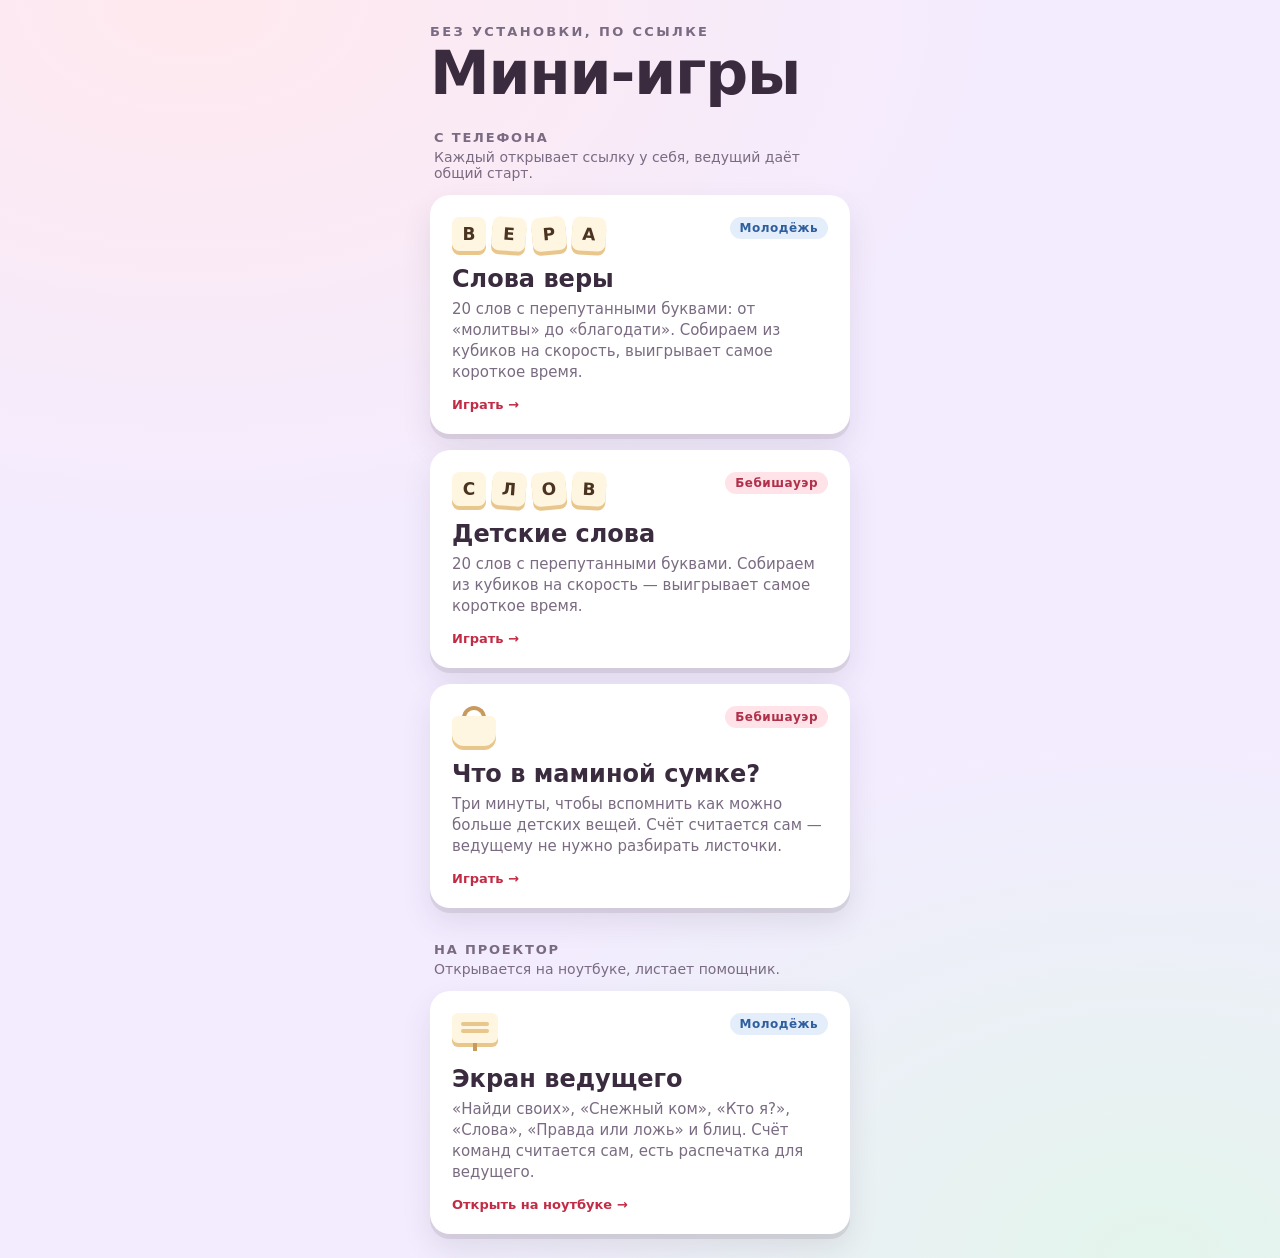
<file: index.html>
<!DOCTYPE html>
<html lang="ru">
<head>
<meta charset="utf-8">
<meta name="viewport" content="width=device-width, initial-scale=1, viewport-fit=cover">
<meta name="theme-color" content="#F3ECFF">
<title>Мини-игры</title>
<meta name="description" content="Небольшие игры для праздников и встреч: с телефона и для проектора.">
<link rel="icon" href="data:image/svg+xml,<svg xmlns='http://www.w3.org/2000/svg' viewBox='0 0 100 100'><text y='.9em' font-size='90'>🎲</text></svg>">
<style>
  :root {
    --ink: #3A2B3F;
    --ink-soft: #7A6B82;
    --accent-ink: #C22B45;
    --font: ui-rounded, "SF Pro Rounded", "Nunito", system-ui, -apple-system, "Segoe UI", Roboto, sans-serif;
  }
  * { box-sizing: border-box; }
  body {
    margin: 0;
    min-height: 100svh;
    display: grid;
    place-items: center;
    padding: 24px;
    font-family: var(--font);
    color: var(--ink);
    background: #F3ECFF;
    background-image:
      radial-gradient(120% 80% at 15% 0%, #FFE9EE 0%, transparent 55%),
      radial-gradient(100% 70% at 90% 100%, #E3F5EC 0%, transparent 60%);
    -webkit-text-size-adjust: 100%;
  }
  .wrap { width: min(420px, 100%); }
  .eyebrow {
    margin: 0 0 6px;
    font-size: 13px; font-weight: 700;
    letter-spacing: .18em; text-transform: uppercase;
    color: var(--ink-soft);
  }
  h1 {
    margin: 0 0 28px;
    font-size: clamp(40px, 13vw, 60px);
    line-height: .95; font-weight: 800; letter-spacing: -.02em;
  }
  .card {
    display: block;
    padding: 22px;
    background: #fff;
    border-radius: 20px;
    text-decoration: none;
    color: inherit;
    box-shadow: 0 5px 0 rgba(58, 43, 63, .1), 0 14px 30px rgba(58, 43, 63, .1);
    transition: transform .14s ease, box-shadow .14s ease;
  }
  .card:active { transform: translateY(3px); box-shadow: 0 2px 0 rgba(58, 43, 63, .1); }
  .card__name { font-size: 24px; font-weight: 800; }
  .card__desc { margin: 6px 0 0; font-size: 15px; line-height: 1.4; color: var(--ink-soft); }
  .card__meta { margin: 14px 0 0; font-size: 13px; font-weight: 700; color: var(--accent-ink); }
  .card + .card { margin-top: 16px; }
  .cubes { display: flex; gap: 6px; margin-bottom: 14px; }
  .bag-mini { position: relative; width: 44px; height: 40px; margin-bottom: 14px; }
  .bag-mini__handle {
    position: absolute; top: 0; left: 50%;
    width: 24px; height: 12px; margin-left: -12px;
    border: 4px solid #C89A5B; border-bottom: 0; border-radius: 14px 14px 0 0;
  }
  .bag-mini__body {
    position: absolute; bottom: 0; left: 0;
    width: 44px; height: 30px;
    background: #FFF6E2; border-radius: 6px 6px 12px 12px;
    box-shadow: 0 4px 0 #E8C68C;
  }
  .cube {
    width: 34px; height: 34px;
    display: grid; place-items: center;
    font-size: 17px; font-weight: 800; color: #4A3320;
    background: #FFF6E2;
    border-radius: 22%;
    box-shadow: 0 4px 0 #E8C68C;
  }
  .cube:nth-child(2) { transform: rotate(4deg); }
  .cube:nth-child(3) { transform: rotate(-5deg); }
  .cube:nth-child(4) { transform: rotate(3deg); }
  .card__head {
    display: flex;
    align-items: flex-start;
    justify-content: space-between;
    gap: 12px;
    margin-bottom: 14px;
  }
  .card__head .cubes, .card__head .bag-mini { margin-bottom: 0; }
  /* Пометка темы: для какого праздника готовилась игра */
  .tag {
    flex: none;
    padding: 4px 10px;
    font-size: 12px; font-weight: 800;
    letter-spacing: .04em;
    border-radius: 99px;
  }
  .tag--youth { color: #2F5E9E; background: #E4EEFB; }
  .tag--baby  { color: #B0304A; background: #FFE3E8; }
  .section {
    margin: 34px 4px 4px;
    font-size: 13px; font-weight: 800;
    letter-spacing: .14em; text-transform: uppercase;
    color: var(--ink-soft);
  }
  .section:first-of-type { margin-top: 0; }
  .section__hint { margin: 0 4px 14px; font-size: 14px; color: var(--ink-soft); }
  .screen-mini { position: relative; width: 46px; height: 38px; }
  .screen-mini__face {
    position: absolute; top: 0; left: 0;
    width: 46px; height: 30px;
    background: #FFF6E2; border-radius: 6px;
    box-shadow: 0 4px 0 #E8C68C;
  }
  .screen-mini__face::after {
    content: '';
    position: absolute; left: 9px; top: 9px;
    width: 28px; height: 4px; border-radius: 2px;
    background: #E8C68C;
    box-shadow: 0 7px 0 #E8C68C;
  }
  .screen-mini__leg {
    position: absolute; bottom: 0; left: 50%;
    width: 4px; height: 8px; margin-left: -2px;
    background: #C89A5B;
  }
  a:focus-visible { outline: 3px solid var(--accent-ink); outline-offset: 3px; }
</style>
</head>
<body>
  <div class="wrap">
    <p class="eyebrow">Без установки, по ссылке</p>
    <h1>Мини-игры</h1>

    <h2 class="section">С телефона</h2>
    <p class="section__hint">Каждый открывает ссылку у себя, ведущий даёт общий старт.</p>

    <a class="card" href="faith-words/">
      <div class="card__head">
        <div class="cubes" aria-hidden="true">
          <span class="cube">В</span><span class="cube">Е</span><span class="cube">Р</span><span class="cube">А</span>
        </div>
        <span class="tag tag--youth">Молодёжь</span>
      </div>
      <div class="card__name">Слова веры</div>
      <p class="card__desc">20 слов с перепутанными буквами: от «молитвы» до «благодати». Собираем из кубиков на скорость, выигрывает самое короткое время.</p>
      <p class="card__meta">Играть →</p>
    </a>

    <a class="card" href="words/">
      <div class="card__head">
        <div class="cubes" aria-hidden="true">
          <span class="cube">С</span><span class="cube">Л</span><span class="cube">О</span><span class="cube">В</span>
        </div>
        <span class="tag tag--baby">Бебишауэр</span>
      </div>
      <div class="card__name">Детские слова</div>
      <p class="card__desc">20 слов с перепутанными буквами. Собираем из кубиков на скорость — выигрывает самое короткое время.</p>
      <p class="card__meta">Играть →</p>
    </a>

    <a class="card" href="bag/">
      <div class="card__head">
        <div class="bag-mini" aria-hidden="true">
          <span class="bag-mini__handle"></span>
          <span class="bag-mini__body"></span>
        </div>
        <span class="tag tag--baby">Бебишауэр</span>
      </div>
      <div class="card__name">Что в маминой сумке?</div>
      <p class="card__desc">Три минуты, чтобы вспомнить как можно больше детских вещей. Счёт считается сам — ведущему не нужно разбирать листочки.</p>
      <p class="card__meta">Играть →</p>
    </a>

    <h2 class="section">На проектор</h2>
    <p class="section__hint">Открывается на ноутбуке, листает помощник.</p>

    <a class="card" href="screen/">
      <div class="card__head">
        <div class="screen-mini" aria-hidden="true">
          <span class="screen-mini__face"></span>
          <span class="screen-mini__leg"></span>
        </div>
        <span class="tag tag--youth">Молодёжь</span>
      </div>
      <div class="card__name">Экран ведущего</div>
      <p class="card__desc">«Найди своих», «Снежный ком», «Кто я?», «Слова», «Правда или ложь» и блиц. Счёт команд считается сам, есть распечатка для ведущего.</p>
      <p class="card__meta">Открыть на ноутбуке →</p>
    </a>
  </div>
</body>
</html>
</file>
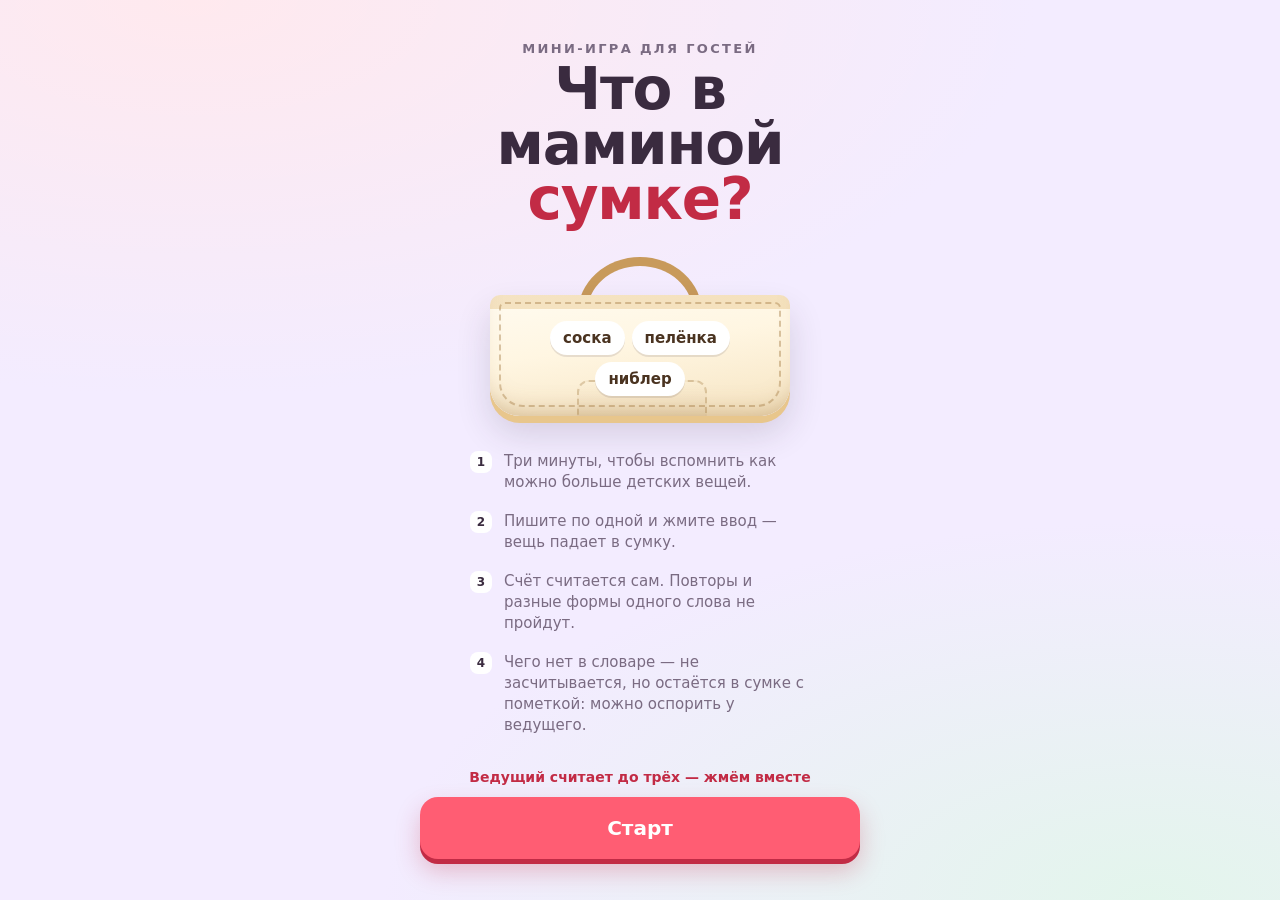
<file: bag/index.html>
<!DOCTYPE html>
<html lang="ru">
<head>
<meta charset="utf-8">
<meta name="viewport" content="width=device-width, initial-scale=1, viewport-fit=cover, maximum-scale=1">
<meta name="theme-color" content="#F3ECFF">
<title>Что в маминой сумке? — мини-игра</title>
<meta name="description" content="За три минуты вспомните как можно больше детских вещей. Счёт считается сам.">
<link rel="stylesheet" href="style.css">
<link rel="icon" href="data:image/svg+xml,<svg xmlns='http://www.w3.org/2000/svg' viewBox='0 0 100 100'><text y='.9em' font-size='90'>👜</text></svg>">
</head>
<body>

<!-- ЭКРАН 1 — старт -->
<section class="screen screen--intro is-on" id="screen-intro">
  <div class="intro">
    <p class="eyebrow">Мини-игра для гостей</p>
    <h1 class="title">Что в маминой<br><span class="title__accent">сумке?</span></h1>

    <div class="bag bag--demo" aria-hidden="true">
      <span class="bag__handle"></span>
      <div class="bag__body">
        <span class="thing">соска</span>
        <span class="thing">пелёнка</span>
        <span class="thing">ниблер</span>
      </div>
    </div>

    <ol class="rules">
      <li>Три минуты, чтобы вспомнить как можно больше детских вещей.</li>
      <li>Пишите по одной и жмите ввод — вещь падает в сумку.</li>
      <li>Счёт считается сам. Повторы и разные формы одного слова не пройдут.</li>
      <li>Чего нет в словаре — не засчитывается, но остаётся в сумке с пометкой: можно оспорить у ведущего.</li>
    </ol>

    <p class="cue">Ведущий считает до трёх — жмём вместе</p>
    <button class="btn btn--go" id="btn-start" type="button">Старт</button>
    <p class="resume" id="resume-note" hidden>
      <button class="link" id="btn-resume" type="button">Продолжить прошлую игру</button>
    </p>
  </div>
</section>

<!-- ЭКРАН 2 — отсчёт -->
<section class="screen screen--count" id="screen-count" aria-hidden="true">
  <div class="count" id="count-number">3</div>
</section>

<!-- ЭКРАН 3 — игра -->
<section class="screen screen--game" id="screen-game" aria-hidden="true">
  <header class="hud">
    <div class="hud__time" id="hud-time">3:00</div>
    <div class="hud__count">
      <span id="hud-score">0</span> <span class="hud__word">в сумке</span>
      <span class="hud__open" id="hud-unknown"></span>
    </div>
  </header>

  <form class="entry" id="entry-form" autocomplete="off">
    <input class="entry__field" id="entry-field" type="text" inputmode="text"
           placeholder="Что ещё берут с малышом?"
           autocomplete="off" autocorrect="off" autocapitalize="off" spellcheck="false"
           enterkeyhint="done" maxlength="40" aria-label="Название вещи">
    <button class="entry__add" type="submit" aria-label="Добавить">＋</button>
  </form>

  <p class="status" id="status">&nbsp;</p>

  <div class="bag" id="bag">
    <span class="bag__handle"></span>
    <div class="bag__body" id="bag-body">
      <p class="bag__empty" id="bag-empty">Сумка пока пустая</p>
    </div>
  </div>

  <p class="sr" id="live" role="status" aria-live="polite"></p>
</section>

<!-- ЭКРАН 4 — финиш -->
<section class="screen screen--done" id="screen-done" aria-hidden="true">
  <div class="done">
    <div class="note">
      <p class="eyebrow">Время вышло</p>
      <div class="result" id="result-count">0</div>
      <p class="result__label" id="result-label">вещей в сумке</p>
      <div class="bag__body bag__body--final" id="final-list"></div>
      <p class="note__unknown" id="final-unknown" hidden></p>
    </div>
    <button class="btn btn--go" id="btn-copy" type="button">Скопировать результат</button>
    <button class="link" id="btn-again" type="button">Играть заново</button>
  </div>
</section>

<div class="confetti" id="confetti" aria-hidden="true"></div>

<script src="words.js"></script>
<script src="match.js"></script>
<script src="game.js"></script>
</body>
</html>
</file>
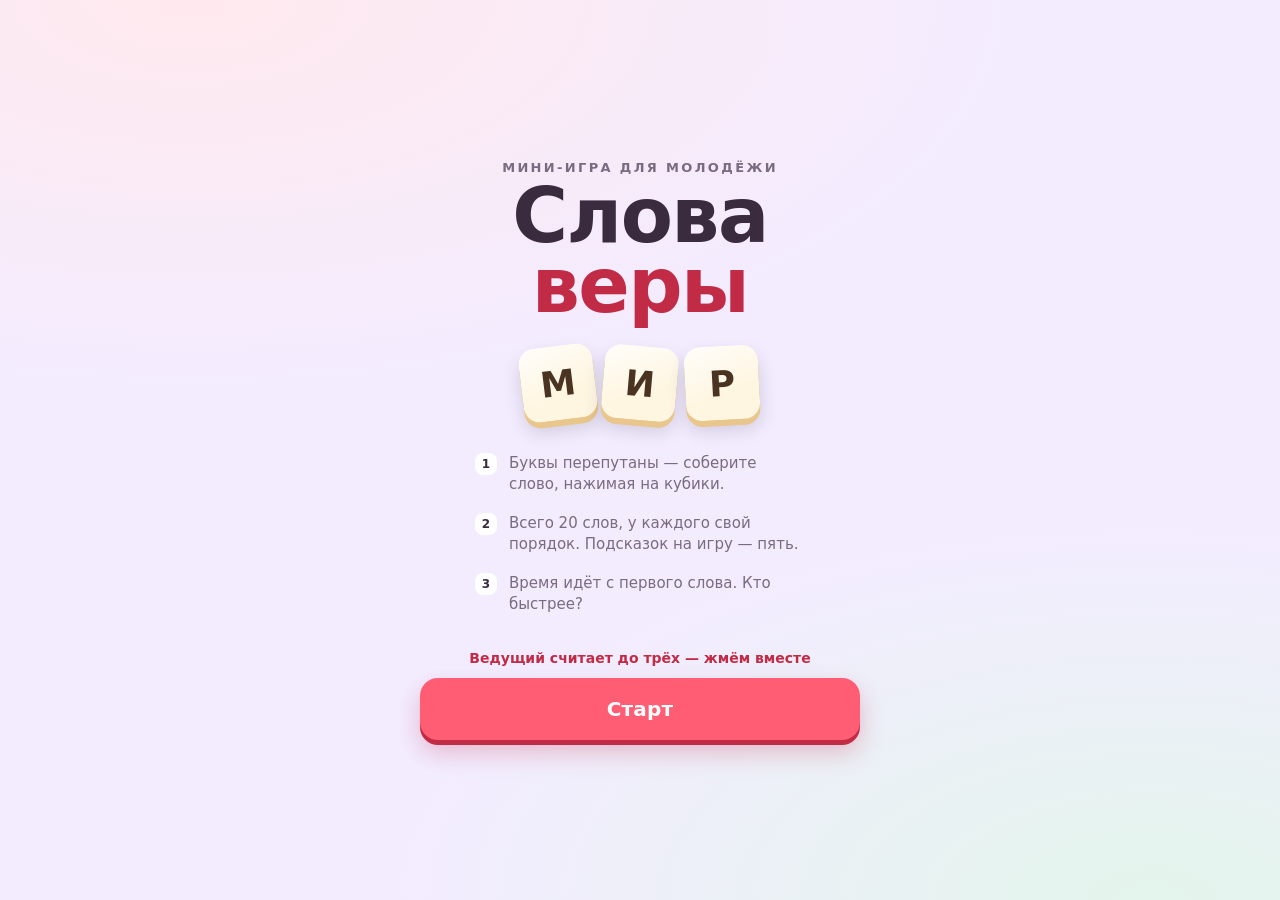
<file: faith-words/index.html>
<!DOCTYPE html>
<html lang="ru">
<head>
<meta charset="utf-8">
<meta name="viewport" content="width=device-width, initial-scale=1, viewport-fit=cover, maximum-scale=1">
<meta name="theme-color" content="#F3ECFF">
<title>Слова веры — мини-игра</title>
<meta name="description" content="Игра для молодёжи: соберите 20 слов из перепутанных букв на скорость.">
<link rel="stylesheet" href="style.css">
<link rel="icon" href="data:image/svg+xml,<svg xmlns='http://www.w3.org/2000/svg' viewBox='0 0 100 100'><text y='.9em' font-size='90'>🕊️</text></svg>">
</head>
<body>

<!-- ЭКРАН 1 — старт -->
<section class="screen screen--intro is-on" id="screen-intro">
  <div class="intro">
    <p class="eyebrow">Мини-игра для молодёжи</p>
    <h1 class="title">Слова<br><span class="title__accent">веры</span></h1>

    <div class="demo" aria-hidden="true">
      <span class="cube cube--demo" style="--t:-7deg">М</span>
      <span class="cube cube--demo" style="--t:5deg">И</span>
      <span class="cube cube--demo" style="--t:-3deg">Р</span>
    </div>

    <ol class="rules">
      <li>Буквы перепутаны — соберите слово, нажимая на кубики.</li>
      <li>Всего 20 слов, у каждого свой порядок. Подсказок на игру — пять.</li>
      <li>Время идёт с первого слова. Кто быстрее?</li>
    </ol>

    <p class="cue">Ведущий считает до трёх — жмём вместе</p>
    <button class="btn btn--go" id="btn-start" type="button">Старт</button>
    <p class="resume" id="resume-note" hidden>
      <button class="link" id="btn-resume" type="button">Продолжить прошлую игру</button>
    </p>
  </div>
</section>

<!-- ЭКРАН 2 — отсчёт -->
<section class="screen screen--count" id="screen-count" aria-hidden="true">
  <div class="count" id="count-number">3</div>
</section>

<!-- ЭКРАН 3 — игра -->
<section class="screen screen--game" id="screen-game" aria-hidden="true">
  <header class="hud">
    <div class="hud__score"><span id="hud-solved">0</span><span class="hud__total">/20</span></div>
    <div class="hud__bar"><i id="hud-fill"></i></div>
    <div class="hud__time" id="hud-time">0:00</div>
  </header>

  <main class="board">
    <p class="board__hint" id="board-hint">Соберите слово</p>
    <div class="slots" id="slots"></div>
    <div class="cubes" id="cubes"></div>
  </main>

  <footer class="tools">
    <button class="btn btn--ghost" id="btn-hint" type="button">Подсказка · 5</button>
    <button class="btn btn--ghost" id="btn-skip" type="button">Отложить</button>
  </footer>

  <div class="flash" id="flash" aria-hidden="true"></div>
  <p class="sr" id="live" role="status" aria-live="polite"></p>
</section>

<!-- ЭКРАН 4 — финиш -->
<section class="screen screen--done" id="screen-done" aria-hidden="true">
  <div class="done">
    <div class="note">
      <p class="eyebrow">Все 20 слов собраны</p>
      <div class="result" id="result-time">0:00</div>
      <p class="result__label">ваше время</p>
      <dl class="stats">
        <div><dt>Подсказок из 5</dt><dd id="stat-hints">0</dd></div>
        <div><dt>Откладываний</dt><dd id="stat-skips">0</dd></div>
      </dl>
      <p class="note__sign">Двадцать из двадцати</p>
    </div>
    <button class="btn btn--go" id="btn-copy" type="button">Скопировать результат</button>
    <button class="link" id="btn-again" type="button">Играть заново</button>
  </div>
</section>

<div class="confetti" id="confetti" aria-hidden="true"></div>

<script src="game.js"></script>
</body>
</html>
</file>
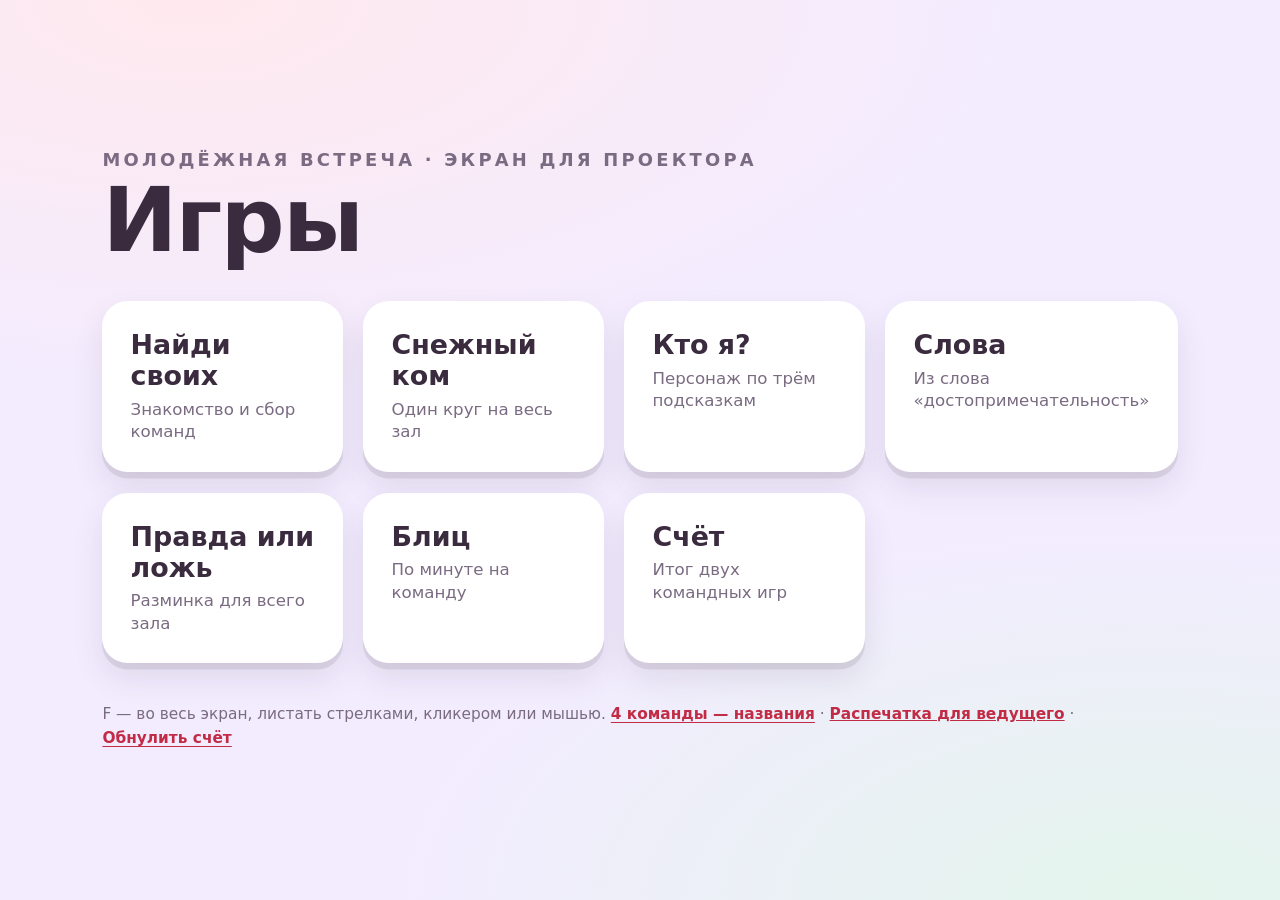
<file: screen/index.html>
<!DOCTYPE html>
<html lang="ru">
<head>
<meta charset="utf-8">
<meta name="viewport" content="width=device-width, initial-scale=1">
<meta name="theme-color" content="#F3ECFF">
<title>Экран ведущего — молодёжная встреча</title>
<meta name="description" content="Игры для проектора: «Найди своих», «Кто я?», «Правда или ложь» и библейский блиц с табло команд.">
<link rel="stylesheet" href="style.css">
<link rel="icon" href="data:image/svg+xml,<svg xmlns='http://www.w3.org/2000/svg' viewBox='0 0 100 100'><text y='.9em' font-size='90'>📽️</text></svg>">
</head>
<body>

<div class="app" id="app"></div>

<script src="data.js"></script>
<script src="app.js"></script>
</body>
</html>
</file>
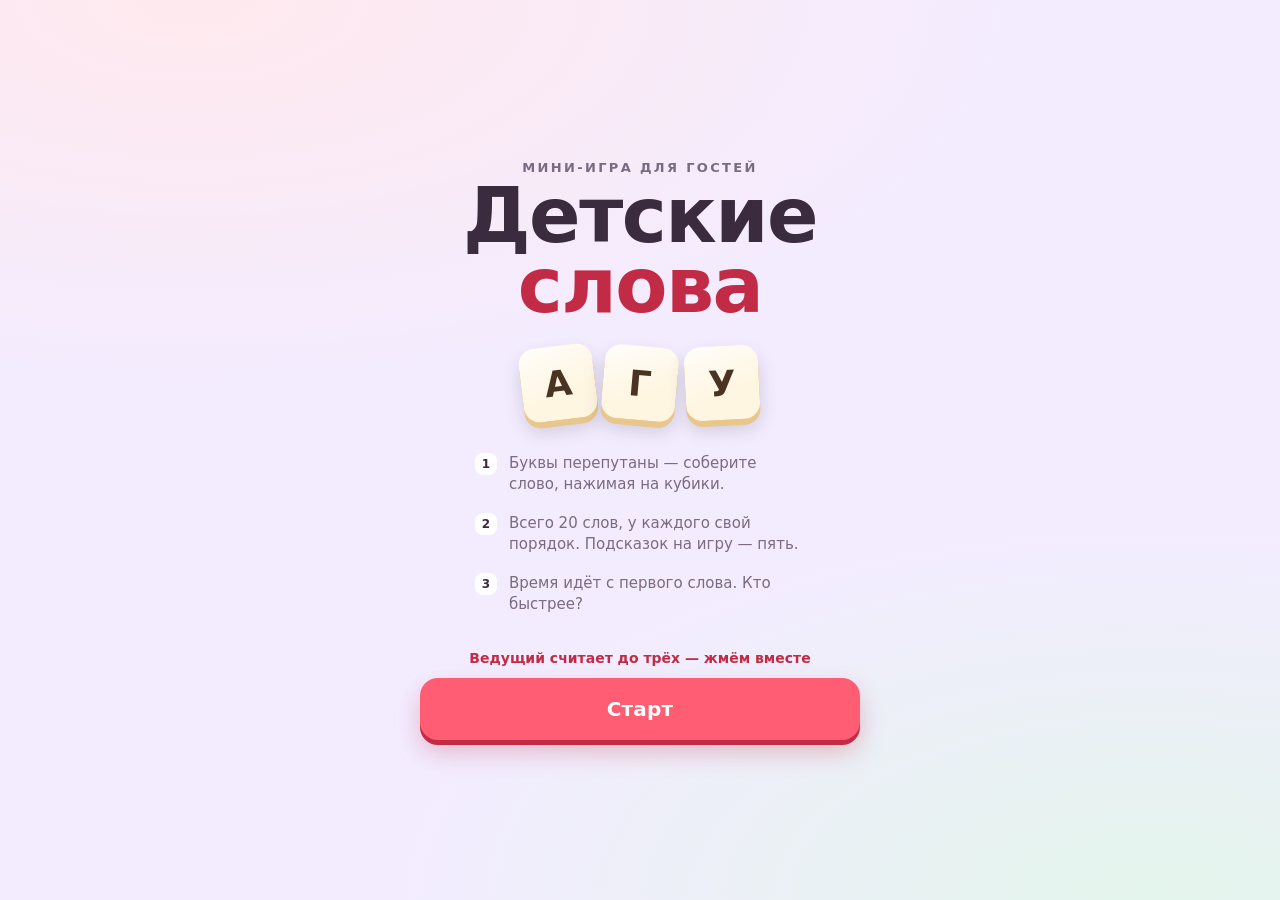
<file: words/index.html>
<!DOCTYPE html>
<html lang="ru">
<head>
<meta charset="utf-8">
<meta name="viewport" content="width=device-width, initial-scale=1, viewport-fit=cover, maximum-scale=1">
<meta name="theme-color" content="#F3ECFF">
<title>Детские слова — мини-игра</title>
<meta name="description" content="Игра для гостей: соберите 20 детских слов из перепутанных букв на скорость.">
<link rel="stylesheet" href="style.css">
<link rel="icon" href="data:image/svg+xml,<svg xmlns='http://www.w3.org/2000/svg' viewBox='0 0 100 100'><text y='.9em' font-size='90'>🧸</text></svg>">
</head>
<body>

<!-- ЭКРАН 1 — старт -->
<section class="screen screen--intro is-on" id="screen-intro">
  <div class="intro">
    <p class="eyebrow">Мини-игра для гостей</p>
    <h1 class="title">Детские<br><span class="title__accent">слова</span></h1>

    <div class="demo" aria-hidden="true">
      <span class="cube cube--demo" style="--t:-7deg">А</span>
      <span class="cube cube--demo" style="--t:5deg">Г</span>
      <span class="cube cube--demo" style="--t:-3deg">У</span>
    </div>

    <ol class="rules">
      <li>Буквы перепутаны — соберите слово, нажимая на кубики.</li>
      <li>Всего 20 слов, у каждого свой порядок. Подсказок на игру — пять.</li>
      <li>Время идёт с первого слова. Кто быстрее?</li>
    </ol>

    <p class="cue">Ведущий считает до трёх — жмём вместе</p>
    <button class="btn btn--go" id="btn-start" type="button">Старт</button>
    <p class="resume" id="resume-note" hidden>
      <button class="link" id="btn-resume" type="button">Продолжить прошлую игру</button>
    </p>
  </div>
</section>

<!-- ЭКРАН 2 — отсчёт -->
<section class="screen screen--count" id="screen-count" aria-hidden="true">
  <div class="count" id="count-number">3</div>
</section>

<!-- ЭКРАН 3 — игра -->
<section class="screen screen--game" id="screen-game" aria-hidden="true">
  <header class="hud">
    <div class="hud__score"><span id="hud-solved">0</span><span class="hud__total">/20</span></div>
    <div class="hud__bar"><i id="hud-fill"></i></div>
    <div class="hud__time" id="hud-time">0:00</div>
  </header>

  <main class="board">
    <p class="board__hint" id="board-hint">Соберите слово</p>
    <div class="slots" id="slots"></div>
    <div class="cubes" id="cubes"></div>
  </main>

  <footer class="tools">
    <button class="btn btn--ghost" id="btn-hint" type="button">Подсказка · 5</button>
    <button class="btn btn--ghost" id="btn-skip" type="button">Отложить</button>
  </footer>

  <div class="flash" id="flash" aria-hidden="true"></div>
  <p class="sr" id="live" role="status" aria-live="polite"></p>
</section>

<!-- ЭКРАН 4 — финиш -->
<section class="screen screen--done" id="screen-done" aria-hidden="true">
  <div class="done">
    <div class="note">
      <p class="eyebrow">Все 20 слов собраны</p>
      <div class="result" id="result-time">0:00</div>
      <p class="result__label">ваше время</p>
      <dl class="stats">
        <div><dt>Подсказок из 5</dt><dd id="stat-hints">0</dd></div>
        <div><dt>Откладываний</dt><dd id="stat-skips">0</dd></div>
      </dl>
      <p class="note__sign">Двадцать из двадцати</p>
    </div>
    <button class="btn btn--go" id="btn-copy" type="button">Скопировать результат</button>
    <button class="link" id="btn-again" type="button">Играть заново</button>
  </div>
</section>

<div class="confetti" id="confetti" aria-hidden="true"></div>

<script src="game.js"></script>
</body>
</html>
</file>
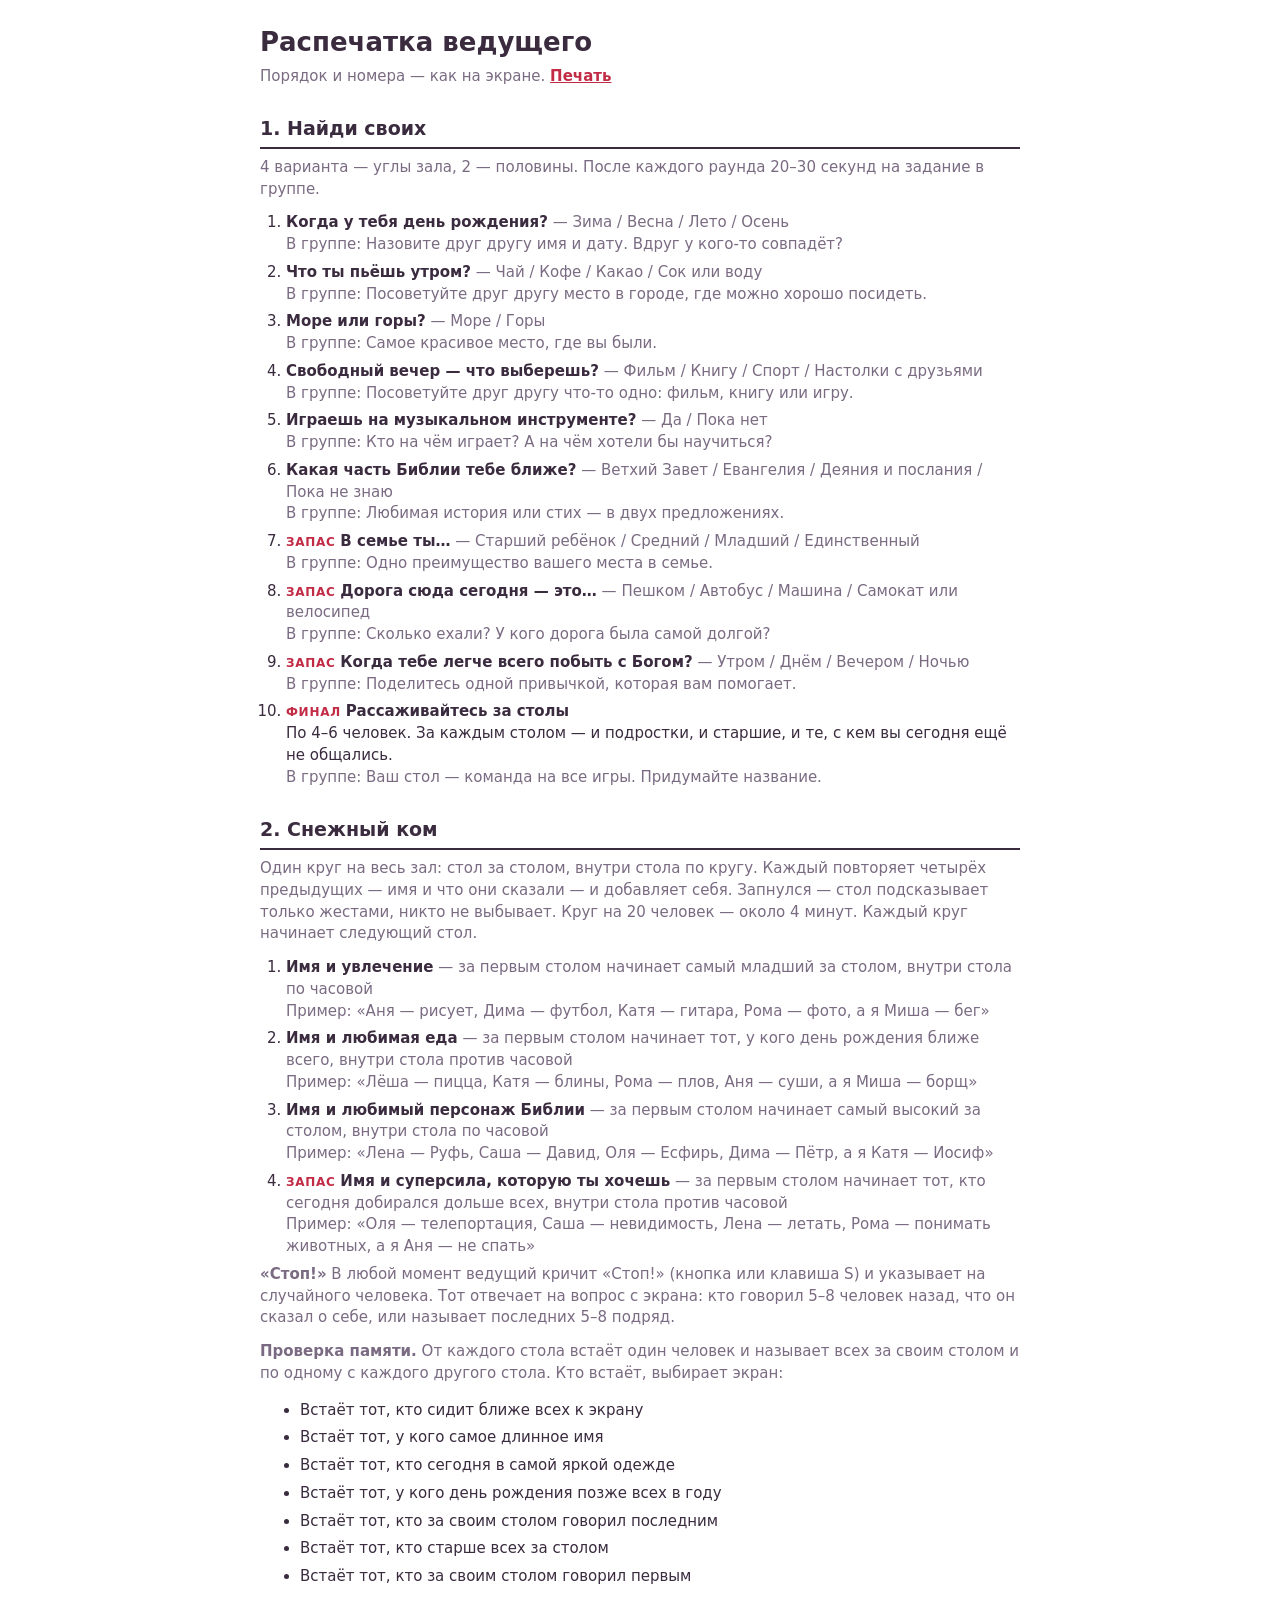
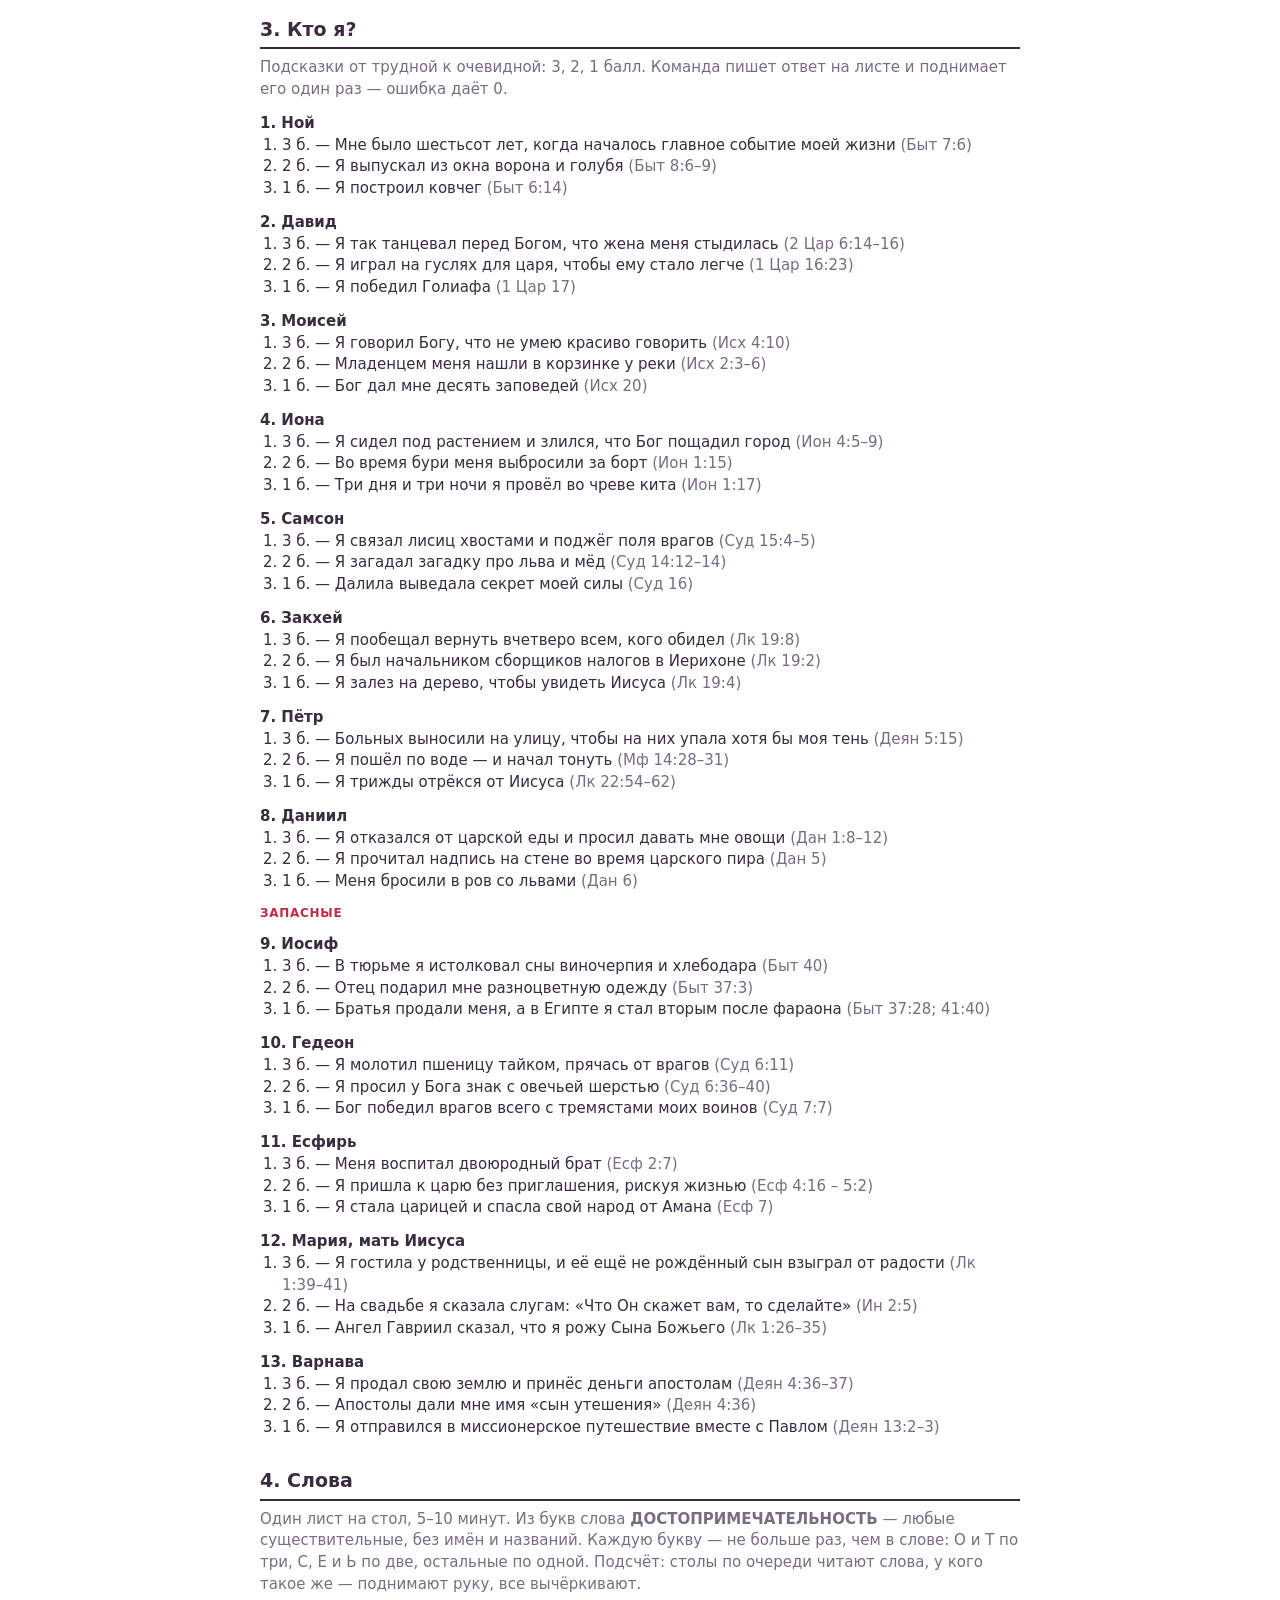
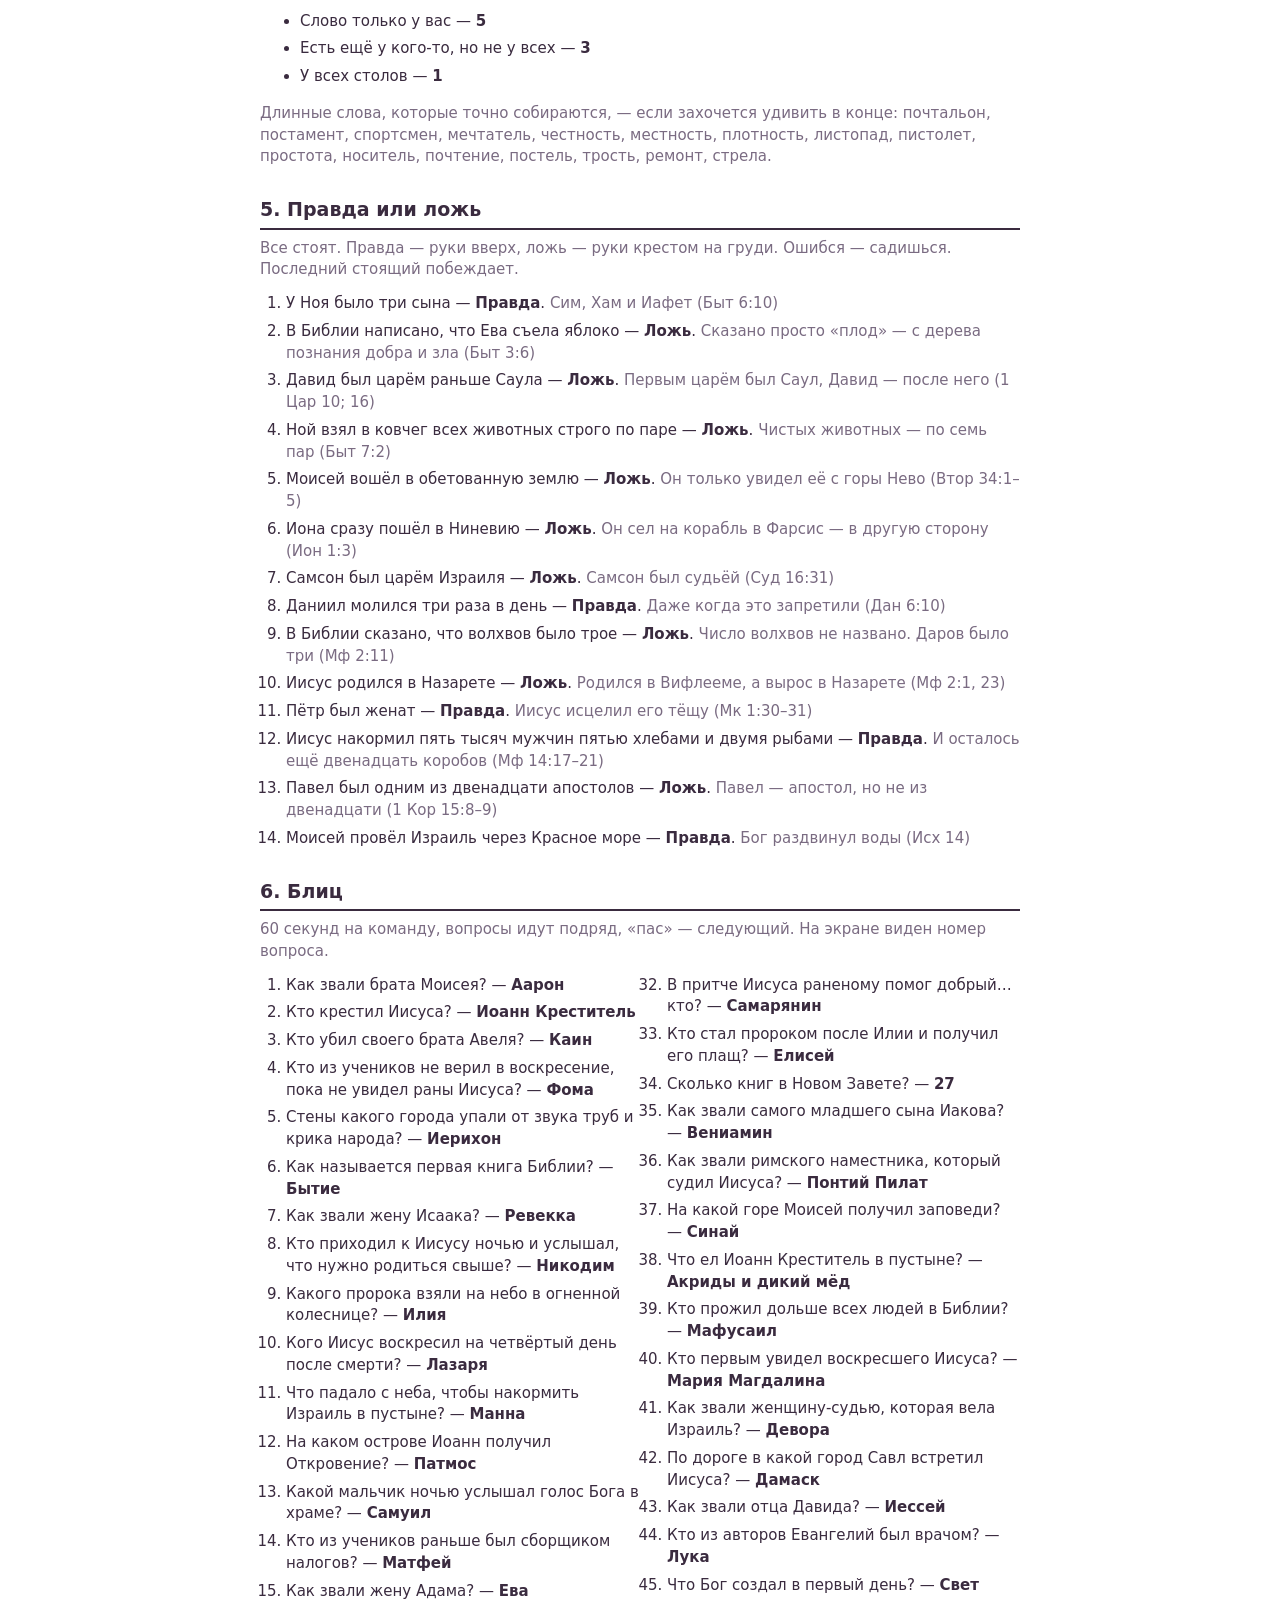
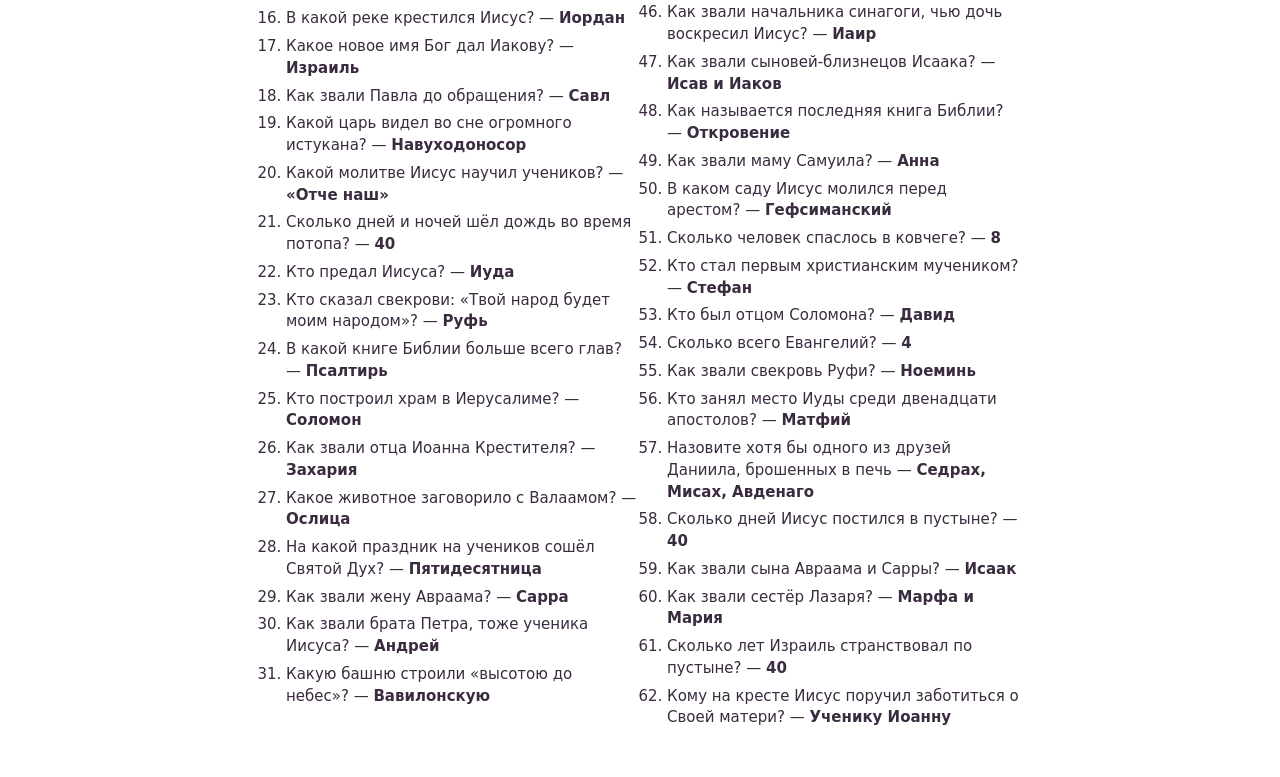
<file: screen/print.html>
<!DOCTYPE html>
<html lang="ru">
<head>
<meta charset="utf-8">
<meta name="viewport" content="width=device-width, initial-scale=1">
<title>Распечатка ведущего — молодёжная встреча</title>
<link rel="icon" href="data:image/svg+xml,<svg xmlns='http://www.w3.org/2000/svg' viewBox='0 0 100 100'><text y='.9em' font-size='90'>📄</text></svg>">
<style>
  /* Строится из data.js: номера вопросов совпадают с экраном. */
  body {
    max-width: 760px;
    margin: 0 auto;
    padding: 24px 16px 48px;
    font: 15px/1.45 ui-rounded, "SF Pro Rounded", "Nunito", system-ui, -apple-system, "Segoe UI", Roboto, sans-serif;
    color: #3A2B3F;
    background: #fff;
  }
  h1 { margin: 0 0 4px; font-size: 26px; }
  .sub { margin: 0 0 24px; color: #7A6B82; }
  .sub button { font: inherit; font-weight: 700; color: #C22B45; background: none; border: 0; padding: 0; text-decoration: underline; cursor: pointer; }
  h2 { margin: 28px 0 8px; padding-bottom: 4px; font-size: 19px; border-bottom: 2px solid #3A2B3F; }
  .how { margin: 0 0 12px; color: #7A6B82; }
  ol { margin: 0; padding-left: 26px; }
  li { margin: 0 0 6px; break-inside: avoid; }
  .opts, .task, .ref { color: #7A6B82; }
  .ans { font-weight: 800; }
  .tag { font-size: 12px; font-weight: 700; color: #C22B45; text-transform: uppercase; letter-spacing: .06em; }
  .hero { margin: 0 0 12px; break-inside: avoid; }
  .hero ol { padding-left: 22px; }
  .hero li { margin: 0; }
  .blitz { columns: 2; column-gap: 28px; }
  @media (max-width: 600px) { .blitz { columns: 1; } }
  @media print {
    body { padding: 0; font-size: 12px; }
    .sub button { display: none; }
    h2 { break-after: avoid; }
  }
</style>
</head>
<body>
  <h1>Распечатка ведущего</h1>
  <p class="sub">Порядок и номера — как на экране. <button type="button" onclick="print()">Печать</button></p>

  <h2>1. Найди своих</h2>
  <p class="how">4 варианта — углы зала, 2 — половины. После каждого раунда 20–30 секунд на задание в группе.</p>
  <ol id="find"></ol>

  <h2>2. Снежный ком</h2>
  <p class="how">Один круг на весь зал: стол за столом, внутри стола по кругу. Каждый повторяет четырёх предыдущих — имя и что они сказали — и добавляет себя. Запнулся — стол подсказывает только жестами, никто не выбывает. Круг на 20 человек — около 4 минут. Каждый круг начинает следующий стол.</p>
  <ol id="snow"></ol>
  <p class="how"><b>«Стоп!»</b> В любой момент ведущий кричит «Стоп!» (кнопка или клавиша S) и указывает на случайного человека. Тот отвечает на вопрос с экрана: кто говорил 5–8 человек назад, что он сказал о себе, или называет последних 5–8 подряд.</p>
  <p class="how"><b>Проверка памяти.</b> От каждого стола встаёт один человек и называет всех за своим столом и по одному с каждого другого стола. Кто встаёт, выбирает экран:</p>
  <ul id="snow-check"></ul>

  <h2>3. Кто я?</h2>
  <p class="how">Подсказки от трудной к очевидной: 3, 2, 1 балл. Команда пишет ответ на листе и поднимает его один раз — ошибка даёт 0.</p>
  <div id="heroes"></div>

  <h2>4. Слова</h2>
  <p class="how">Один лист на стол, 5–10 минут. Из букв слова <b id="words-source"></b> — любые существительные, без имён и названий. Каждую букву — не больше раз, чем в слове: О и Т по три, С, Е и Ь по две, остальные по одной. Подсчёт: столы по очереди читают слова, у кого такое же — поднимают руку, все вычёркивают.</p>
  <ul id="words-score"></ul>
  <p class="how">Длинные слова, которые точно собираются, — если захочется удивить в конце: <span id="words-hints"></span>.</p>

  <h2>5. Правда или ложь</h2>
  <p class="how">Все стоят. Правда — руки вверх, ложь — руки крестом на груди. Ошибся — садишься. Последний стоящий побеждает.</p>
  <ol id="truth"></ol>

  <h2>6. Блиц</h2>
  <p class="how">60 секунд на команду, вопросы идут подряд, «пас» — следующий. На экране виден номер вопроса.</p>
  <ol class="blitz" id="blitz"></ol>

<script src="data.js"></script>
<script>
  const esc = (s) => String(s).replace(/[&<>"']/g, (c) => (
    { '&': '&amp;', '<': '&lt;', '>': '&gt;', '"': '&quot;', "'": '&#39;' }[c]
  ));
  const fill = (id, html) => { document.getElementById(id).innerHTML = html; };

  fill('find', FIND.map((r) => `
    <li>
      ${r.reserve ? '<span class="tag">запас</span> ' : ''}${r.final ? '<span class="tag">финал</span> ' : ''}
      <b>${esc(r.q)}</b>
      ${r.opts ? `<span class="opts">— ${r.opts.map(esc).join(' / ')}</span>` : `<br>${esc(r.text)}`}
      <br><span class="task">В группе: ${esc(r.task)}</span>
    </li>`).join(''));

  const DIRS = { cw: 'по часовой', ccw: 'против часовой' };
  fill('snow', SNOW.map((r, i) => `
    <li>
      ${i >= SNOW_MAIN ? '<span class="tag">запас</span> ' : ''}<b>${esc(r.theme)}</b>
      <span class="opts">— за первым столом начинает ${esc(r.starter)}, внутри стола ${DIRS[r.dir]}</span>
      <br><span class="task">Пример: «${r.example.slice(0, -1).map(esc).join(', ')}, а я ${esc(r.example[r.example.length - 1])}»</span>
    </li>`).join(''));
  fill('snow-check', SNOW_CHECK.map((c) => `<li>${esc(c)}</li>`).join(''));

  fill('words-source', esc(WORDS_SOURCE));
  fill('words-score', WORDS_SCORE.map(([label, pts]) => `<li>${esc(label)} — <span class="ans">${pts}</span></li>`).join(''));
  fill('words-hints', WORDS_HINTS.map(esc).join(', '));

  fill('heroes', HEROES.map((h, i) => `
    <div class="hero">
      ${i === HEROES_MAIN ? '<p class="tag">Запасные</p>' : ''}
      <span class="ans">${i + 1}. ${esc(h.name)}</span>
      <ol>${h.clues.map(([text, ref], k) => `<li>${3 - k} б. — ${esc(text)} <span class="ref">(${esc(ref)})</span></li>`).join('')}</ol>
    </div>`).join(''));

  fill('truth', TRUTH.map((s) => `
    <li>${esc(s.s)} — <span class="ans">${s.ok ? 'Правда' : 'Ложь'}</span>.
      <span class="ref">${esc(s.why)} (${esc(s.ref)})</span></li>`).join(''));

  fill('blitz', BLITZ.map(([q, a]) => `<li>${esc(q)} — <span class="ans">${esc(a)}</span></li>`).join(''));
</script>
</body>
</html>
</file>
<file: bag/style.css>
/* Что в маминой сумке — палитра общая с «Детскими словами»,
   но главный предмет здесь не кубик, а сама сумка. */

:root {
  --ink:        #3A2B3F;
  --ink-soft:   #7A6B82;
  --bg:         #F3ECFF;
  --bg-warm:    #FFE9EE;
  --paper:      #FFFFFF;
  --bag:        #FFF6E2;
  --bag-edge:   #E8C68C;
  --bag-strap:  #C89A5B;
  --thing-ink:  #4A3320;
  --accent:     #FF5D73;
  --accent-ink: #C22B45;
  --good:       #17A67A;
  --warn:       #B8860B;

  --font: ui-rounded, "SF Pro Rounded", "Nunito", system-ui, -apple-system, "Segoe UI", Roboto, sans-serif;
}

* { box-sizing: border-box; }

html, body { height: 100%; margin: 0; }

body {
  font-family: var(--font);
  color: var(--ink);
  background: var(--bg);
  background-image:
    radial-gradient(120% 80% at 15% 0%, var(--bg-warm) 0%, transparent 55%),
    radial-gradient(100% 70% at 90% 100%, #E3F5EC 0%, transparent 60%);
  background-attachment: fixed;
  -webkit-text-size-adjust: 100%;
  -webkit-tap-highlight-color: transparent;
  overscroll-behavior: none;
}

.sr { position: absolute; width: 1px; height: 1px; overflow: hidden; clip: rect(0 0 0 0); }

.screen {
  display: none;
  min-height: 100svh;
  padding: max(18px, env(safe-area-inset-top)) 18px max(18px, env(safe-area-inset-bottom));
}
.screen.is-on { display: flex; }

/* ——— общие типографика и кнопки ——— */

.eyebrow {
  margin: 0 0 6px;
  font-size: 13px; font-weight: 700;
  letter-spacing: .18em; text-transform: uppercase;
  color: var(--ink-soft);
}

.title {
  margin: 0;
  font-size: clamp(38px, 12vw, 58px);
  line-height: .95; font-weight: 800; letter-spacing: -.02em;
}
.title__accent { color: var(--accent-ink); }

.btn {
  font-family: inherit; font-weight: 800;
  border: 0; cursor: pointer;
  transition: transform .12s ease, box-shadow .12s ease;
}
.btn:active { transform: translateY(3px); }

.btn--go {
  display: block; width: 100%;
  padding: 19px 24px;
  font-size: 20px; color: #fff;
  background: var(--accent);
  border-radius: 18px;
  box-shadow: 0 5px 0 var(--accent-ink), 0 12px 24px rgba(194, 43, 69, .28);
}
.btn--go:active { box-shadow: 0 2px 0 var(--accent-ink), 0 6px 14px rgba(194, 43, 69, .22); }

.link {
  font-family: inherit; font-size: 15px; font-weight: 700;
  color: var(--ink-soft); background: none; border: 0;
  padding: 12px; text-decoration: underline; text-underline-offset: 3px;
  cursor: pointer;
}

:where(button, input):focus-visible {
  outline: 3px solid var(--accent-ink);
  outline-offset: 3px;
}

/* ——— сумка: главный предмет игры ——— */

.bag {
  position: relative;
  width: 100%;
  padding-top: 38px;           /* место под ремешок */
}

/* ремешок: приплюснутая дуга с заклёпками на концах */
.bag__handle {
  position: absolute;
  top: 0; left: 50%;
  width: 124px; height: 56px;
  margin-left: -62px;
  border: 9px solid var(--bag-strap);
  border-bottom: 0;
  border-radius: 62px 62px 6px 6px / 56px 56px 0 0;
  box-shadow: inset 0 -3px 0 rgba(255, 255, 255, .25);
}
.bag__handle::before,
.bag__handle::after {
  content: "";
  position: absolute;
  bottom: -9px;
  width: 15px; height: 15px;
  border-radius: 50%;
  background: var(--bag-strap);
  box-shadow: inset 0 0 0 3px rgba(255, 255, 255, .45);
}
.bag__handle::before { left: -12px; }
.bag__handle::after  { right: -12px; }

/* корпус: книзу шире, дно темнее, по краю строчка */
.bag__body {
  position: relative;
  display: flex;
  flex-wrap: wrap;
  align-content: flex-start;
  gap: 7px;
  padding: 26px 16px 20px;
  background:
    linear-gradient(180deg, rgba(232, 198, 140, .45) 0 14px, transparent 14px),
    linear-gradient(172deg, #FFFBF0 0%, var(--bag) 42%, #F6E4C2 100%);
  border-radius: 10px 10px 30px 30px;
  box-shadow:
    inset 0 -18px 26px -18px rgba(160, 118, 60, .5),
    0 7px 0 var(--bag-edge),
    0 18px 34px rgba(58, 43, 63, .16);
}

/* намёточная строчка по периметру и накладной карман */
.bag__body::before {
  content: "";
  position: absolute;
  inset: 7px 9px 9px;
  border: 2px dashed rgba(160, 118, 60, .4);
  border-radius: 6px 6px 24px 24px;
  pointer-events: none;
}
.bag__body::after {
  content: "";
  position: absolute;
  left: 50%; bottom: 0;
  width: 42%; height: 34px;
  margin-left: -21%;
  border: 2px dashed rgba(160, 118, 60, .32);
  border-bottom: 0;
  border-radius: 12px 12px 0 0;
  background: linear-gradient(180deg, transparent, rgba(160, 118, 60, .07));
  pointer-events: none;
}

.bag--demo .bag__body { justify-content: center; }

.thing {
  position: relative;   /* поверх строчки и кармана */
  z-index: 1;
  padding: 8px 13px;
  font-size: 15px; font-weight: 700;
  color: var(--thing-ink);
  background: var(--paper);
  border-radius: 999px;
  box-shadow: 0 2px 0 rgba(58, 43, 63, .12);
  animation: tuck .28s cubic-bezier(.2, .9, .3, 1.25) backwards;
}
.thing--unknown {
  color: var(--warn);
  background: #FFF9E8;
  box-shadow: 0 2px 0 rgba(184, 134, 11, .28);
}
.thing--unknown::after {
  content: " ?";
  font-weight: 800;
  opacity: .7;
}

@keyframes tuck {
  from { transform: translateY(-16px) scale(.85); opacity: 0; }
}

/* ——— экран 1 ——— */

.screen--intro { align-items: center; justify-content: center; }
.intro { width: min(440px, 100%); text-align: center; }

.bag--demo { margin: 30px auto 26px; max-width: 300px; }

.rules {
  margin: 0 auto 24px; padding: 0;
  list-style: none; counter-reset: r;
  text-align: left; max-width: 340px;
}
.rules li {
  counter-increment: r; position: relative;
  padding: 9px 0 9px 34px;
  font-size: 15px; line-height: 1.4; color: var(--ink-soft);
}
.rules li::before {
  content: counter(r);
  position: absolute; left: 0; top: 9px;
  width: 22px; height: 22px;
  display: grid; place-items: center;
  border-radius: 8px;
  background: var(--paper); color: var(--ink);
  font-size: 12px; font-weight: 800;
}

.cue {
  margin: 0 0 12px;
  font-size: 14px; font-weight: 700; color: var(--accent-ink);
}
.resume { margin: 16px 0 0; }

/* ——— экран 2 ——— */

.screen--count { align-items: center; justify-content: center; }
.count {
  font-size: clamp(120px, 44vw, 220px);
  font-weight: 800; line-height: 1;
  color: var(--accent-ink);
  animation: pop .85s ease-out;
}
.count--go { font-size: clamp(64px, 22vw, 120px); }

@keyframes pop {
  0%   { transform: scale(.4); opacity: 0; }
  35%  { transform: scale(1.06); opacity: 1; }
  100% { transform: scale(1); opacity: 1; }
}

/* ——— экран 3 ——— */

.screen--game { flex-direction: column; gap: 12px; }

.hud {
  display: flex; align-items: baseline; justify-content: space-between;
  font-variant-numeric: tabular-nums;
}
.hud__time {
  font-size: 34px; font-weight: 800; line-height: 1;
  transition: color .3s ease;
}
.hud__time.is-late { color: var(--accent-ink); animation: tick 1s steps(2) infinite; }
@keyframes tick {
  50% { opacity: .55; }
}
.hud__count { font-size: 22px; font-weight: 800; text-align: right; }
.hud__word { font-size: 14px; font-weight: 700; color: var(--ink-soft); }
.hud__open {
  display: block;
  font-size: 12px; font-weight: 700;
  color: var(--warn);
}

.entry { display: flex; gap: 8px; }
.entry__field {
  flex: 1; min-width: 0;
  padding: 15px 16px;
  font-family: inherit; font-size: 17px; font-weight: 700;
  color: var(--ink);
  background: var(--paper);
  border: 2px solid transparent;
  border-radius: 14px;
  box-shadow: 0 3px 0 rgba(58, 43, 63, .1);
}
.entry__field::placeholder { color: #B9AEC0; font-weight: 600; }
.entry__add {
  width: 54px;
  font-family: inherit; font-size: 24px; font-weight: 800; line-height: 1;
  color: #fff; background: var(--accent);
  border: 0; border-radius: 14px;
  box-shadow: 0 3px 0 var(--accent-ink);
  cursor: pointer;
}
.entry__add:active { transform: translateY(2px); box-shadow: 0 1px 0 var(--accent-ink); }

.status {
  margin: 0; min-height: 20px;
  font-size: 14px; font-weight: 700;
  color: var(--ink-soft);
}
.status--good { color: var(--good); }
.status--dupe { color: var(--accent-ink); }
.status--unknown { color: var(--warn); }

.screen--game .bag {
  flex: 1;
  display: flex;
  min-height: 0;
}
.screen--game .bag__body {
  flex: 1;
  overflow-y: auto;
  -webkit-overflow-scrolling: touch;
}
.bag__empty {
  margin: auto;
  font-size: 15px; font-weight: 700;
  color: rgba(122, 107, 130, .7);
}

.milestone {
  position: fixed;
  left: 50%; bottom: 26px;
  transform: translateX(-50%);
  padding: 12px 20px;
  font-size: 15px; font-weight: 800;
  color: #fff; background: var(--good);
  border-radius: 999px;
  box-shadow: 0 8px 22px rgba(23, 166, 122, .35);
  animation: toast 2.6s ease-out forwards;
  pointer-events: none;
  z-index: 60;
}
@keyframes toast {
  0%   { opacity: 0; transform: translate(-50%, 14px); }
  12%  { opacity: 1; transform: translate(-50%, 0); }
  80%  { opacity: 1; }
  100% { opacity: 0; transform: translate(-50%, -8px); }
}

/* ——— экран 4 ——— */

.screen--done { align-items: center; justify-content: center; }
.done { width: min(430px, 100%); text-align: center; }

.note {
  position: relative;
  padding: 24px 18px 18px;
  margin-bottom: 22px;
  background: var(--paper);
  border-radius: 24px;
  box-shadow: 0 6px 0 rgba(58, 43, 63, .08), 0 18px 40px rgba(58, 43, 63, .14);
  transform: rotate(-1.2deg);
  animation: card-in .5s ease-out;
}
.note::before {
  content: "";
  position: absolute; inset: 8px;
  border: 2px dashed rgba(58, 43, 63, .18);
  border-radius: 17px;
  pointer-events: none;
}
.note__unknown {
  margin: 14px 4px 0;
  font-size: 13px; font-weight: 700; line-height: 1.45;
  color: var(--warn);
}

@keyframes card-in {
  from { transform: rotate(-1.2deg) translateY(16px) scale(.96); opacity: 0; }
}

.result {
  font-size: clamp(76px, 26vw, 116px);
  font-weight: 800; line-height: 1;
  color: var(--good);
  font-variant-numeric: tabular-nums;
  animation: pop .6s ease-out;
}
.result__label {
  margin: 4px 0 18px;
  font-size: 14px; font-weight: 700;
  letter-spacing: .14em; text-transform: uppercase;
  color: var(--ink-soft);
}

.bag__body--final {
  max-height: 34vh;
  overflow-y: auto;
  justify-content: center;
  box-shadow: inset 0 0 0 2px rgba(200, 154, 91, .3);
}
.bag__body--final .thing { animation: none; font-size: 14px; padding: 6px 11px; }

/* ——— конфетти ——— */

.confetti {
  position: fixed; inset: 0;
  z-index: 50;
  overflow: hidden; pointer-events: none;
}
.confetti i {
  position: absolute;
  top: -8vh;
  width: 9px; height: 14px;
  border-radius: 2px;
  opacity: .9;
  animation: fall linear forwards;
}
@keyframes fall {
  to { transform: translateY(112vh) rotate(var(--spin, 540deg)); opacity: .85; }
}

@media (prefers-reduced-motion: reduce) {
  *, *::before, *::after {
    animation-duration: .01ms !important;
    animation-iteration-count: 1 !important;
    transition-duration: .01ms !important;
  }
}
</file>
<file: faith-words/style.css>
/* Слова веры — мини-игра для молодёжной встречи.
   Тема: деревянные кубики с буквами, рассыпанные по одеялу. */

:root {
  --ink:        #3A2B3F;
  --ink-soft:   #7A6B82;
  --bg:         #F3ECFF;
  --bg-warm:    #FFE9EE;
  --paper:      #FFFFFF;
  --cube:       #FFF6E2;
  --cube-edge:  #E8C68C;
  --cube-ink:   #4A3320;
  --accent:     #FF5D73;
  --accent-ink: #C22B45;
  --good:       #17A67A;

  --slot-h: clamp(46px, 13vw, 66px);
  --cube-h: clamp(50px, 14.5vw, 74px);
  --radius: 22%;
  --lift: 0 6px 0 var(--cube-edge), 0 10px 18px rgba(58, 43, 63, .18);

  --font: ui-rounded, "SF Pro Rounded", "Nunito", system-ui, -apple-system, "Segoe UI", Roboto, sans-serif;
}

* { box-sizing: border-box; }

html, body {
  height: 100%;
  margin: 0;
}

body {
  font-family: var(--font);
  color: var(--ink);
  background: var(--bg);
  background-image:
    radial-gradient(120% 80% at 15% 0%, var(--bg-warm) 0%, transparent 55%),
    radial-gradient(100% 70% at 90% 100%, #E3F5EC 0%, transparent 60%);
  background-attachment: fixed;
  -webkit-text-size-adjust: 100%;
  -webkit-tap-highlight-color: transparent;
  overscroll-behavior: none;
}

.sr {
  position: absolute;
  width: 1px; height: 1px;
  overflow: hidden;
  clip: rect(0 0 0 0);
}

/* ——— каркас экранов ——— */

.screen {
  display: none;
  min-height: 100svh;
  padding: max(20px, env(safe-area-inset-top)) 20px max(20px, env(safe-area-inset-bottom));
}
.screen.is-on { display: flex; }

/* ——— экран 1: старт ——— */

.screen--intro { align-items: center; justify-content: center; }

.intro {
  width: min(440px, 100%);
  text-align: center;
}

.eyebrow {
  margin: 0 0 6px;
  font-size: 13px;
  font-weight: 700;
  letter-spacing: .18em;
  text-transform: uppercase;
  color: var(--ink-soft);
}

.title {
  margin: 0;
  font-size: clamp(46px, 16vw, 76px);
  line-height: .92;
  font-weight: 800;
  letter-spacing: -.02em;
}
.title__accent { color: var(--accent-ink); }

.demo {
  display: flex;
  justify-content: center;
  gap: 8px;
  margin: 26px 0 24px;
}
.cube--demo {
  width: 52px; height: 52px;
  font-size: 26px;
  animation: bob 3.2s ease-in-out infinite;
}
.cube--demo:nth-child(2) { animation-delay: .2s; }
.cube--demo:nth-child(3) { animation-delay: .4s; }
.cube--demo:nth-child(4) { animation-delay: .6s; }

@keyframes bob {
  0%, 100% { transform: rotate(var(--t)) translateY(0); }
  50%      { transform: rotate(var(--t)) translateY(-7px); }
}

.rules {
  margin: 0 auto 26px;
  padding: 0;
  list-style: none;
  counter-reset: r;
  text-align: left;
  max-width: 330px;
}
.rules li {
  counter-increment: r;
  position: relative;
  padding: 9px 0 9px 34px;
  font-size: 15px;
  line-height: 1.4;
  color: var(--ink-soft);
}
.rules li::before {
  content: counter(r);
  position: absolute;
  left: 0; top: 9px;
  width: 22px; height: 22px;
  display: grid;
  place-items: center;
  border-radius: 8px;
  background: var(--paper);
  color: var(--ink);
  font-size: 12px;
  font-weight: 800;
}

.cue {
  margin: 0 0 12px;
  font-size: 14px;
  font-weight: 700;
  color: var(--accent-ink);
}

.resume { margin: 16px 0 0; }

/* ——— кнопки ——— */

.btn {
  font-family: inherit;
  font-weight: 800;
  border: 0;
  cursor: pointer;
  transition: transform .12s ease, box-shadow .12s ease;
}
.btn:active { transform: translateY(3px); }

.btn--go {
  display: block;
  width: 100%;
  padding: 19px 24px;
  font-size: 20px;
  letter-spacing: .01em;
  color: #fff;
  background: var(--accent);
  border-radius: 18px;
  box-shadow: 0 5px 0 var(--accent-ink), 0 12px 24px rgba(194, 43, 69, .28);
}
.btn--go:active { box-shadow: 0 2px 0 var(--accent-ink), 0 6px 14px rgba(194, 43, 69, .22); }

.btn--ghost {
  flex: 1;
  padding: 14px 10px;
  font-size: 15px;
  color: var(--ink);
  background: var(--paper);
  border-radius: 14px;
  box-shadow: 0 3px 0 rgba(58, 43, 63, .1);
}
.btn--ghost:disabled { opacity: .4; cursor: default; }

.link {
  font-family: inherit;
  font-size: 15px;
  font-weight: 700;
  color: var(--ink-soft);
  background: none;
  border: 0;
  padding: 12px;
  text-decoration: underline;
  text-underline-offset: 3px;
  cursor: pointer;
}

:where(button):focus-visible {
  outline: 3px solid var(--accent-ink);
  outline-offset: 3px;
}

/* ——— экран 2: отсчёт ——— */

.screen--count { align-items: center; justify-content: center; }

.count {
  font-size: clamp(120px, 44vw, 220px);
  font-weight: 800;
  line-height: 1;
  color: var(--accent-ink);
  animation: pop .85s ease-out;
}
.count--go { font-size: clamp(64px, 22vw, 120px); }

@keyframes pop {
  0%   { transform: scale(.4); opacity: 0; }
  35%  { transform: scale(1.06); opacity: 1; }
  100% { transform: scale(1); opacity: 1; }
}

/* ——— экран 3: игра ——— */

.screen--game { flex-direction: column; gap: 14px; }

.hud {
  display: flex;
  align-items: center;
  gap: 12px;
  font-variant-numeric: tabular-nums;
}
.hud__score { font-size: 17px; font-weight: 800; }
.hud__total { color: var(--ink-soft); font-weight: 700; }
.hud__bar {
  flex: 1;
  height: 8px;
  border-radius: 99px;
  background: rgba(58, 43, 63, .12);
  overflow: hidden;
}
.hud__bar i {
  display: block;
  width: 0;
  height: 100%;
  border-radius: 99px;
  background: var(--good);
  transition: width .35s ease;
}
.hud__time { font-size: 17px; font-weight: 800; color: var(--ink-soft); }

.board {
  flex: 1;
  display: flex;
  flex-direction: column;
  align-items: center;
  justify-content: center;
  gap: clamp(20px, 6vh, 42px);
}

.board__hint {
  margin: 0;
  font-size: 14px;
  font-weight: 700;
  letter-spacing: .1em;
  text-transform: uppercase;
  color: var(--ink-soft);
  transition: color .2s ease;
}
.board__hint.is-good { color: var(--good); }
.board__hint.is-bad  { color: var(--accent-ink); }

/* строка ответа */
.slots {
  display: flex;
  flex-wrap: wrap;
  justify-content: center;
  gap: 6px;
  width: 100%;
  max-width: 520px;
}

.slot {
  width: var(--slot-h);
  height: var(--slot-h);
  display: grid;
  place-items: center;
  font-family: inherit;
  font-size: calc(var(--slot-h) * .46);
  font-weight: 800;
  color: var(--cube-ink);
  background: rgba(255, 255, 255, .55);
  border: 2px dashed rgba(58, 43, 63, .22);
  border-radius: 16px;
  padding: 0;
  cursor: default;
  transition: background .15s ease, border-color .15s ease, transform .15s ease;
}
.slot.is-filled {
  background: var(--cube);
  border: 2px solid transparent;
  box-shadow: 0 4px 0 var(--cube-edge);
  cursor: pointer;
  animation: drop .18s ease-out;
}
.slot.is-locked {
  background: #E8F7F1;
  box-shadow: 0 4px 0 #A9DDC9;
  color: var(--good);
  cursor: default;
}

@keyframes drop {
  from { transform: translateY(-10px) scale(.9); opacity: .4; }
  to   { transform: none; opacity: 1; }
}

.slots.is-wrong { animation: shake .4s ease; }
@keyframes shake {
  10%, 90% { transform: translateX(-5px); }
  30%, 70% { transform: translateX(7px); }
  50%      { transform: translateX(-7px); }
}

.slots.is-right .slot {
  background: var(--good);
  box-shadow: 0 4px 0 #0E7A58;
  border-color: transparent;
  color: #fff;
  transform: translateY(-4px);
}

/* россыпь кубиков */
.cubes {
  display: flex;
  flex-wrap: wrap;
  justify-content: center;
  gap: 10px;
  width: 100%;
  max-width: 520px;
  min-height: calc(var(--cube-h) * 2 + 10px);
}

.cube {
  width: var(--cube-h);
  height: var(--cube-h);
  display: grid;
  place-items: center;
  font-family: var(--font);
  font-size: calc(var(--cube-h) * .48);
  font-weight: 800;
  color: var(--cube-ink);
  background: var(--cube);
  background-image: linear-gradient(160deg, rgba(255, 255, 255, .85), transparent 60%);
  border: 0;
  border-radius: var(--radius);
  box-shadow: var(--lift);
  transform: rotate(var(--t, 0deg));
  transition: transform .14s ease, box-shadow .14s ease, opacity .14s ease;
}

button.cube { cursor: pointer; }
button.cube:active {
  transform: rotate(var(--t, 0deg)) translateY(4px);
  box-shadow: 0 2px 0 var(--cube-edge), 0 4px 10px rgba(58, 43, 63, .16);
}
.cube.is-used {
  opacity: 0;
  transform: rotate(var(--t, 0deg)) scale(.7);
  pointer-events: none;
}
.cube.is-new { animation: deal .3s backwards cubic-bezier(.2, .9, .3, 1.2); }
@keyframes deal {
  from { transform: rotate(0) translateY(26px) scale(.7); opacity: 0; }
}

.tools {
  display: flex;
  gap: 10px;
  width: 100%;
  max-width: 520px;
  margin: 0 auto;
}

/* зелёная вспышка при верном слове */
.flash {
  position: fixed;
  inset: 0;
  background: var(--good);
  opacity: 0;
  pointer-events: none;
}
.flash.is-on { animation: flash .5s ease-out; }
@keyframes flash {
  0%   { opacity: .22; }
  100% { opacity: 0; }
}

/* ——— экран 4: финиш ——— */

.screen--done { align-items: center; justify-content: center; }

.done {
  width: min(400px, 100%);
  text-align: center;
}

/* открытка: пунктир повторяет намёточную строчку на детских вещах */
.note {
  position: relative;
  padding: 26px 20px 20px;
  margin-bottom: 26px;
  background: var(--paper);
  border-radius: 24px;
  box-shadow: 0 6px 0 rgba(58, 43, 63, .08), 0 18px 40px rgba(58, 43, 63, .14);
  transform: rotate(-1.2deg);
  animation: card-in .5s ease-out;
}
.note::before {
  content: "";
  position: absolute;
  inset: 8px;
  border: 2px dashed rgba(58, 43, 63, .18);
  border-radius: 17px;
  pointer-events: none;
}
.note__sign {
  margin: 18px 0 0;
  font-size: 13px;
  font-weight: 700;
  letter-spacing: .16em;
  text-transform: uppercase;
  color: var(--ink-soft);
}

@keyframes card-in {
  from { transform: rotate(-1.2deg) translateY(16px) scale(.96); opacity: 0; }
}

/* конфетти: короткий залп за каждое слово и щедрый на финише */
.confetti {
  position: fixed;
  inset: 0;
  z-index: 50;
  overflow: hidden;
  pointer-events: none;
}
.confetti i {
  position: absolute;
  top: -8vh;
  width: 9px;
  height: 14px;
  border-radius: 2px;
  opacity: .9;
  animation: fall linear forwards;
}
@keyframes fall {
  to { transform: translateY(112vh) rotate(var(--spin, 540deg)); opacity: .85; }
}

.result {
  font-size: clamp(76px, 26vw, 120px);
  font-weight: 800;
  line-height: 1;
  color: var(--good);
  font-variant-numeric: tabular-nums;
  animation: pop .6s ease-out;
}
.result__label {
  margin: 6px 0 24px;
  font-size: 14px;
  font-weight: 700;
  letter-spacing: .16em;
  text-transform: uppercase;
  color: var(--ink-soft);
}

.stats {
  display: flex;
  justify-content: center;
  gap: 12px;
  margin: 0;
}
.stats > div {
  flex: 1;
  padding: 14px 8px;
  background: var(--bg);
  border-radius: 16px;
}
.stats dt {
  font-size: 12px;
  font-weight: 700;
  letter-spacing: .06em;
  text-transform: uppercase;
  color: var(--ink-soft);
}
.stats dd {
  margin: 4px 0 0;
  font-size: 26px;
  font-weight: 800;
}

@media (prefers-reduced-motion: reduce) {
  *, *::before, *::after {
    animation-duration: .01ms !important;
    animation-iteration-count: 1 !important;
    transition-duration: .01ms !important;
  }
}
</file>
<file: screen/style.css>
/* Экран ведущего — та же палитра, что у «Слов веры», но крупно:
   всё меряется в --u, чтобы читалось с последнего ряда на любом проекторе. */

:root {
  --ink:        #3A2B3F;
  --ink-soft:   #7A6B82;
  --bg:         #F3ECFF;
  --bg-warm:    #FFE9EE;
  --paper:      #FFFFFF;
  --cube:       #FFF6E2;
  --cube-edge:  #E8C68C;
  --accent:     #FF5D73;
  --accent-ink: #C22B45;
  --good:       #17A67A;
  --bad:        #C22B45;

  /* цвета команд и углов зала */
  --t0: #E8475F;
  --t1: #2F74B5;
  --t2: #138A66;
  --t3: #C9781A;
  --t4: #7A4FD6;
  --t5: #128A9C;

  /* 1% ширины кадра 16:9, вписанного в окно */
  --u: min(1vw, 1.7778vh);
  --shadow: 0 calc(var(--u) * .5) 0 rgba(58, 43, 63, .1), 0 calc(var(--u) * 1.2) calc(var(--u) * 2.4) rgba(58, 43, 63, .1);

  --font: ui-rounded, "SF Pro Rounded", "Nunito", system-ui, -apple-system, "Segoe UI", Roboto, sans-serif;
}

* { box-sizing: border-box; }

html, body {
  height: 100%;
  margin: 0;
}

body {
  font-family: var(--font);
  color: var(--ink);
  background: var(--bg);
  background-image:
    radial-gradient(120% 80% at 15% 0%, var(--bg-warm) 0%, transparent 55%),
    radial-gradient(100% 70% at 90% 100%, #E3F5EC 0%, transparent 60%);
  overflow: hidden;
}

button { font: inherit; color: inherit; }
button:focus-visible, a:focus-visible, input:focus-visible {
  outline: calc(var(--u) * .3) solid var(--accent-ink);
  outline-offset: calc(var(--u) * .3);
}

.app {
  height: 100vh;
  display: grid;
  grid-template-rows: auto 1fr auto;
}
.app[data-view="menu"] { grid-template-rows: 1fr; }

/* ——— шапка и подвал ——— */

.top {
  display: flex;
  align-items: center;
  gap: calc(var(--u) * 2);
  padding: calc(var(--u) * 1.4) calc(var(--u) * 3);
}
.top__menu {
  padding: calc(var(--u) * .5) calc(var(--u) * 1.2);
  font-size: calc(var(--u) * 1.3);
  font-weight: 700;
  color: var(--ink-soft);
  background: none;
  border: 0;
  border-radius: 99px;
  cursor: pointer;
}
.top__menu:hover { background: rgba(255, 255, 255, .7); }
.top__title {
  margin: 0;
  font-size: calc(var(--u) * 1.6);
  font-weight: 800;
  letter-spacing: .12em;
  text-transform: uppercase;
  color: var(--accent-ink);
}
.top__keys {
  margin: 0 0 0 auto;
  font-size: calc(var(--u) * 1.1);
  color: var(--ink-soft);
  opacity: .7;
}

.stage {
  min-height: 0;
  overflow: auto;
  display: flex;
  flex-direction: column;
  align-items: center;
  justify-content: center;
  padding: 0 calc(var(--u) * 5);
  text-align: center;
}

.foot {
  display: flex;
  flex-wrap: wrap;
  align-items: center;
  justify-content: center;
  gap: calc(var(--u) * 1) calc(var(--u) * 2);
  padding: calc(var(--u) * 1.4) calc(var(--u) * 3) calc(var(--u) * 2);
}
.foot:empty { display: none; }
.foot__hint {
  width: 100%;
  margin: 0;
  font-size: calc(var(--u) * 1.2);
  color: var(--ink-soft);
  text-align: center;
}

.kicker {
  margin: 0 0 calc(var(--u) * 1.5);
  font-size: calc(var(--u) * 1.6);
  font-weight: 700;
  letter-spacing: .08em;
  text-transform: uppercase;
  color: var(--ink-soft);
}

/* ——— кнопки ——— */

.btn {
  display: inline-flex;
  align-items: center;
  gap: calc(var(--u) * .8);
  padding: calc(var(--u) * 1) calc(var(--u) * 2.4);
  font-size: calc(var(--u) * 1.6);
  font-weight: 800;
  color: #fff;
  background: var(--ink);
  border: 0;
  border-radius: 99px;
  box-shadow: 0 calc(var(--u) * .4) 0 rgba(0, 0, 0, .2);
  cursor: pointer;
  transition: transform .1s ease;
}
.btn:active { transform: translateY(calc(var(--u) * .3)); }
.btn:disabled { opacity: .35; cursor: default; }
.btn--go { background: var(--accent); }
.btn--good { background: var(--good); font-size: calc(var(--u) * 2.2); }
.btn--bad { background: var(--ink-soft); font-size: calc(var(--u) * 2.2); }
.btn--ghost { color: var(--ink); background: var(--paper); }
.btn kbd {
  padding: 0 calc(var(--u) * .5);
  font: inherit;
  font-size: .7em;
  background: rgba(255, 255, 255, .25);
  border-radius: calc(var(--u) * .4);
}

.link {
  padding: 0;
  font-size: calc(var(--u) * 1.2);
  font-weight: 700;
  color: var(--accent-ink);
  background: none;
  border: 0;
  text-decoration: underline;
  text-underline-offset: .2em;
  cursor: pointer;
}

/* ——— меню ——— */

.menu {
  align-self: center;
  justify-self: center;
  width: min(calc(var(--u) * 84), 92vw);
}
.eyebrow {
  margin: 0 0 calc(var(--u) * .6);
  font-size: calc(var(--u) * 1.4);
  font-weight: 700;
  letter-spacing: .18em;
  text-transform: uppercase;
  color: var(--ink-soft);
}
.menu__title {
  margin: 0 0 calc(var(--u) * 3);
  font-size: calc(var(--u) * 7);
  line-height: .95;
  font-weight: 800;
  letter-spacing: -.02em;
}
.tiles {
  display: grid;
  grid-template-columns: repeat(4, 1fr);
  gap: calc(var(--u) * 1.6);
}
.tile {
  display: flex;
  flex-direction: column;
  gap: calc(var(--u) * .6);
  padding: calc(var(--u) * 2.2);
  text-align: left;
  background: var(--paper);
  border: 0;
  border-radius: calc(var(--u) * 2);
  box-shadow: var(--shadow);
  cursor: pointer;
  transition: transform .14s ease;
}
.tile:hover { transform: translateY(calc(var(--u) * -.3)); }
.tile__name { font-size: calc(var(--u) * 2.1); font-weight: 800; }
.tile__desc { font-size: calc(var(--u) * 1.3); line-height: 1.35; color: var(--ink-soft); }
.menu__foot {
  margin: calc(var(--u) * 3) 0 0;
  font-size: calc(var(--u) * 1.2);
  line-height: 1.6;
  color: var(--ink-soft);
}
.menu__foot a { font-weight: 700; color: var(--accent-ink); }

/* ——— команды ——— */

.teams {
  display: grid;
  gap: calc(var(--u) * 1.2);
  width: min(calc(var(--u) * 60), 100%);
}
.team-row {
  display: flex;
  align-items: center;
  gap: calc(var(--u) * 1.4);
  padding: calc(var(--u) * .8) calc(var(--u) * 1.4);
  background: var(--paper);
  border-left: calc(var(--u) * .8) solid var(--c);
  border-radius: calc(var(--u) * 1.4);
  box-shadow: var(--shadow);
}
.team-row__n {
  font-size: calc(var(--u) * 2.4);
  font-weight: 800;
  color: var(--c);
}
.team-row__input {
  flex: 1;
  min-width: 0;
  padding: calc(var(--u) * .4) 0;
  font: inherit;
  font-size: calc(var(--u) * 2.4);
  font-weight: 800;
  color: var(--ink);
  background: none;
  border: 0;
}
.team-row__input:focus { outline: none; }
.team-row:focus-within { box-shadow: var(--shadow), 0 0 0 calc(var(--u) * .3) var(--c); }
.teams__count {
  display: flex;
  justify-content: center;
  gap: calc(var(--u) * 1.2);
  margin-top: calc(var(--u) * 1);
}

/* ——— Найди своих ——— */

.find__q {
  margin: 0 0 calc(var(--u) * 3);
  font-size: calc(var(--u) * 5);
  line-height: 1.1;
  font-weight: 800;
}
.find__text {
  max-width: calc(var(--u) * 72);
  margin: 0;
  font-size: calc(var(--u) * 3.2);
  line-height: 1.3;
  font-weight: 700;
}
.corners {
  display: grid;
  gap: calc(var(--u) * 1.6);
  width: min(calc(var(--u) * 80), 100%);
}
.corners--2 { grid-template-columns: 1fr 1fr; }
.corners--4 { grid-template-columns: 1fr 1fr; }
.corner {
  display: grid;
  place-items: center;
  min-height: calc(var(--u) * 9);
  padding: calc(var(--u) * 1.4);
  font-size: calc(var(--u) * 3.4);
  font-weight: 800;
  line-height: 1.1;
  color: #fff;
  background: var(--c);
  border-radius: calc(var(--u) * 2);
  box-shadow: 0 calc(var(--u) * .6) 0 rgba(0, 0, 0, .18);
}
.corners--2 .corner { min-height: calc(var(--u) * 16); font-size: calc(var(--u) * 4.4); }
.find__task {
  max-width: calc(var(--u) * 72);
  margin: calc(var(--u) * 3) 0 0;
  padding: calc(var(--u) * 1.6) calc(var(--u) * 2.4);
  font-size: calc(var(--u) * 2.4);
  line-height: 1.3;
  font-weight: 700;
  background: var(--paper);
  border-radius: calc(var(--u) * 1.6);
  box-shadow: var(--shadow);
}
.find__label {
  display: block;
  margin-bottom: calc(var(--u) * .4);
  font-size: calc(var(--u) * 1.2);
  letter-spacing: .12em;
  text-transform: uppercase;
  color: var(--accent-ink);
}
.find__task--wait {
  font-size: calc(var(--u) * 1.3);
  color: var(--ink-soft);
  background: none;
  box-shadow: none;
  opacity: .6;
}

/* ——— Снежный ком ——— */

.snow__title {
  margin: 0 0 calc(var(--u) * 3);
  font-size: calc(var(--u) * 6);
  line-height: 1;
  font-weight: 800;
}
.snow__rules {
  display: grid;
  gap: calc(var(--u) * 1.2);
  max-width: calc(var(--u) * 76);
  margin: 0;
  padding: 0;
  list-style: none;
  counter-reset: rule;
  text-align: left;
}
.snow__rules li {
  display: grid;
  grid-template-columns: auto 1fr;
  align-items: center;
  gap: calc(var(--u) * 1.6);
  font-size: calc(var(--u) * 2.4);
  line-height: 1.25;
  font-weight: 700;
  counter-increment: rule;
}
.snow__rules li::before {
  content: counter(rule);
  display: grid;
  place-items: center;
  width: calc(var(--u) * 4.4);
  height: calc(var(--u) * 4.4);
  font-size: calc(var(--u) * 2.2);
  font-weight: 800;
  color: #4A3320;
  background: var(--cube);
  border-radius: 22%;
  box-shadow: 0 calc(var(--u) * .4) 0 var(--cube-edge);
}
.snow__rules b { color: var(--accent-ink); }

.snow__theme {
  margin: 0 0 calc(var(--u) * 2.4);
  font-size: calc(var(--u) * 5.4);
  line-height: 1.1;
  font-weight: 800;
}
.snow__meta {
  display: flex;
  flex-wrap: wrap;
  justify-content: center;
  gap: calc(var(--u) * 1.4);
}
.pill, .bubble {
  display: grid;
  gap: calc(var(--u) * .3);
  padding: calc(var(--u) * 1.2) calc(var(--u) * 2.4);
  font-size: calc(var(--u) * 2.2);
  line-height: 1.2;
  font-weight: 800;
  background: var(--paper);
  border-radius: calc(var(--u) * 1.6);
  box-shadow: var(--shadow);
}
.pill small, .bubble small {
  font-size: calc(var(--u) * 1.1);
  letter-spacing: .12em;
  text-transform: uppercase;
  color: var(--accent-ink);
}
.route {
  display: flex;
  flex-wrap: wrap;
  align-items: center;
  justify-content: center;
  gap: calc(var(--u) * .8);
  margin-bottom: calc(var(--u) * 2.4);
}
.route__team {
  padding: calc(var(--u) * .6) calc(var(--u) * 1.6);
  font-size: calc(var(--u) * 1.8);
  font-weight: 800;
  color: #fff;
  background: var(--c);
  border-radius: 99px;
}
.route__arrow { font-size: calc(var(--u) * 1.8); font-weight: 800; color: var(--ink-soft); }
.bubble {
  display: block;
  max-width: calc(var(--u) * 84);
  margin: calc(var(--u) * 2.4) 0 0;
  font-size: calc(var(--u) * 1.9);
  font-weight: 700;
  color: var(--ink-soft);
  background: rgba(255, 255, 255, .55);
  box-shadow: none;
}
.bubble b { color: var(--ink); }
.bubble small { display: block; margin-bottom: calc(var(--u) * .3); }

.stop {
  position: fixed;
  inset: 0;
  z-index: 10;
  display: flex;
  flex-direction: column;
  align-items: center;
  justify-content: center;
  gap: calc(var(--u) * 2.4);
  padding: calc(var(--u) * 6);
  color: #fff;
  background: var(--accent-ink);
  border: 0;
  cursor: pointer;
  animation: pop .3s ease;
}
.stop__word {
  font-size: calc(var(--u) * 14);
  line-height: 1;
  font-weight: 800;
  letter-spacing: -.02em;
}
.stop__q {
  max-width: calc(var(--u) * 80);
  font-size: calc(var(--u) * 4.4);
  line-height: 1.15;
  font-weight: 800;
}
.snow__check {
  display: grid;
  gap: calc(var(--u) * 1);
  max-width: calc(var(--u) * 80);
  padding: calc(var(--u) * 3) calc(var(--u) * 4);
  font-size: calc(var(--u) * 4.4);
  line-height: 1.15;
  font-weight: 800;
  background: var(--paper);
  border: 0;
  border-radius: calc(var(--u) * 2.4);
  box-shadow: var(--shadow);
  cursor: pointer;
  animation: pop .35s ease;
}
.snow__check small {
  font-size: calc(var(--u) * 1.3);
  font-weight: 700;
  color: var(--ink-soft);
}
.snow__task {
  max-width: calc(var(--u) * 70);
  margin: calc(var(--u) * 3) 0 0;
  font-size: calc(var(--u) * 2.4);
  line-height: 1.3;
  font-weight: 700;
}

/* ——— Слова ——— */

/* Кубик ужимается под длину слова, чтобы оно всегда шло одной строкой. */
.letters {
  --s: min(calc(var(--u) * 5.6), calc(var(--u) * 90 / var(--n) - var(--u) * .7));
  display: flex;
  justify-content: center;
  gap: calc(var(--u) * .7);
  margin-bottom: calc(var(--u) * 3);
}
.letter {
  display: grid;
  place-items: center;
  width: var(--s);
  height: var(--s);
  font-size: calc(var(--s) * .6);
  font-weight: 800;
  color: #4A3320;
  background: var(--cube);
  border-radius: 22%;
  box-shadow: 0 calc(var(--u) * .5) 0 var(--cube-edge);
  transform: rotate(var(--t));
}
.words__rules li { font-size: calc(var(--u) * 2.2); }
.words__timer {
  width: min(calc(var(--u) * 70), 100%);
  margin: calc(var(--u) * 1) 0 0;
}
.words__timer .timer__num { font-size: calc(var(--u) * 9); min-width: 4ch; }
.words__over {
  margin: calc(var(--u) * 1) 0 0;
  font-size: calc(var(--u) * 6);
  font-weight: 800;
  color: var(--accent-ink);
  animation: pop .45s cubic-bezier(.2, 1.6, .4, 1);
}
.score-rules {
  display: grid;
  gap: calc(var(--u) * 1);
  width: min(calc(var(--u) * 64), 100%);
  margin: 0;
  padding: 0;
  list-style: none;
}
.score-rule {
  display: flex;
  align-items: center;
  justify-content: space-between;
  gap: calc(var(--u) * 2);
  padding: calc(var(--u) * .7) calc(var(--u) * 1.2) calc(var(--u) * .7) calc(var(--u) * 2.4);
  font-size: calc(var(--u) * 2.2);
  font-weight: 700;
  text-align: left;
  background: var(--paper);
  border-radius: calc(var(--u) * 1.6);
  box-shadow: var(--shadow);
}
.score-rule b {
  display: grid;
  place-items: center;
  width: calc(var(--u) * 4);
  height: calc(var(--u) * 4);
  font-size: calc(var(--u) * 2.4);
  color: #4A3320;
  background: var(--cube);
  border-radius: 22%;
  box-shadow: 0 calc(var(--u) * .4) 0 var(--cube-edge);
}
.score-rules + .snow__task { font-size: calc(var(--u) * 2); }

/* ——— Кто я? ——— */

.clues {
  display: grid;
  gap: calc(var(--u) * 1.2);
  width: min(calc(var(--u) * 86), 100%);
  margin: 0;
  padding: 0;
  list-style: none;
  text-align: left;
}
.clue {
  display: grid;
  grid-template-columns: auto 1fr auto;
  align-items: center;
  gap: calc(var(--u) * 1.8);
  min-height: calc(var(--u) * 8);
  padding: calc(var(--u) * 1.2) calc(var(--u) * 2.2);
  background: rgba(255, 255, 255, .45);
  border: calc(var(--u) * .2) dashed rgba(58, 43, 63, .18);
  border-radius: calc(var(--u) * 1.8);
}
.clue.is-open {
  background: var(--paper);
  border: calc(var(--u) * .2) solid transparent;
  box-shadow: var(--shadow);
  animation: pop .35s ease;
}
.clue__pts {
  display: grid;
  place-items: center;
  width: calc(var(--u) * 5);
  height: calc(var(--u) * 5);
  font-size: calc(var(--u) * 2.6);
  font-weight: 800;
  color: #4A3320;
  background: var(--cube);
  border-radius: 22%;
  box-shadow: 0 calc(var(--u) * .45) 0 var(--cube-edge);
}
.clue:not(.is-open) .clue__pts { opacity: .5; }
.clue__text {
  font-size: calc(var(--u) * 2.8);
  line-height: 1.2;
  font-weight: 700;
}
.clue:not(.is-open) .clue__text { font-size: calc(var(--u) * 2); color: var(--ink-soft); opacity: .6; }
.clue__ref {
  font-size: calc(var(--u) * 1.3);
  font-weight: 700;
  color: var(--ink-soft);
  white-space: nowrap;
}
.answer {
  margin: calc(var(--u) * 2.4) 0 0;
  font-size: calc(var(--u) * 3);
  font-weight: 800;
  color: var(--ink-soft);
  opacity: .4;
}
.answer.is-open {
  font-size: calc(var(--u) * 6.4);
  line-height: 1;
  color: var(--accent-ink);
  opacity: 1;
  animation: pop .45s cubic-bezier(.2, 1.6, .4, 1);
}

.chips {
  display: flex;
  flex-wrap: wrap;
  justify-content: center;
  gap: calc(var(--u) * 1);
}
.chip {
  position: relative;
  display: flex;
  align-items: center;
  gap: calc(var(--u) * .8);
  padding: calc(var(--u) * .7) calc(var(--u) * 1.4) calc(var(--u) * .7) calc(var(--u) * .7);
  background: var(--paper);
  border: calc(var(--u) * .25) solid transparent;
  border-radius: 99px;
  box-shadow: var(--shadow);
  cursor: pointer;
}
.chip__n {
  display: grid;
  place-items: center;
  width: calc(var(--u) * 2.6);
  height: calc(var(--u) * 2.6);
  font-size: calc(var(--u) * 1.4);
  font-weight: 800;
  color: #fff;
  background: var(--c);
  border-radius: 50%;
}
.chip__name { font-size: calc(var(--u) * 1.6); font-weight: 800; }
.chip__score {
  font-size: calc(var(--u) * 1.6);
  font-weight: 800;
  color: var(--c);
}
.chip__tag {
  padding: 0 calc(var(--u) * .7);
  font-size: calc(var(--u) * 1.3);
  font-weight: 800;
  border-radius: 99px;
  background: var(--bg);
}
.chip.is-locked { border-color: var(--c); }
.chip.is-good { border-color: var(--good); }
.chip.is-good .chip__tag { color: #fff; background: var(--good); }
.chip.is-bad { opacity: .55; }
.chip.is-off { opacity: .4; }

/* ——— Правда или ложь ——— */

.statement {
  max-width: calc(var(--u) * 80);
  margin: 0 0 calc(var(--u) * 3.4);
  font-size: calc(var(--u) * 4.6);
  line-height: 1.15;
  font-weight: 800;
}
.verdict {
  display: flex;
  flex-direction: column;
  align-items: center;
  gap: calc(var(--u) * .8);
  min-height: calc(var(--u) * 16);
}
.verdict--wait {
  flex-direction: row;
  align-items: flex-start;
  gap: calc(var(--u) * 2);
}
.vote {
  padding: calc(var(--u) * 1.2) calc(var(--u) * 2.4);
  font-size: calc(var(--u) * 2.2);
  font-weight: 800;
  border-radius: 99px;
  background: var(--paper);
  box-shadow: var(--shadow);
}
.vote--yes { color: var(--good); }
.vote--no { color: var(--bad); }
.verdict__word {
  padding: calc(var(--u) * .6) calc(var(--u) * 4);
  font-size: calc(var(--u) * 6);
  line-height: 1.1;
  color: #fff;
  border-radius: 99px;
  animation: pop .45s cubic-bezier(.2, 1.6, .4, 1);
}
.verdict--yes .verdict__word { background: var(--good); }
.verdict--no .verdict__word { background: var(--bad); }
.verdict__why {
  max-width: calc(var(--u) * 70);
  font-size: calc(var(--u) * 2.6);
  line-height: 1.25;
  font-weight: 700;
}
.verdict__ref { font-size: calc(var(--u) * 1.5); font-weight: 700; color: var(--ink-soft); }

/* ——— блиц ——— */

.blitz__title {
  margin: 0 0 calc(var(--u) * 3);
  font-size: calc(var(--u) * 5);
  font-weight: 800;
}
.picks {
  display: flex;
  flex-wrap: wrap;
  justify-content: center;
  gap: calc(var(--u) * 1.6);
}
.pick {
  display: grid;
  justify-items: center;
  gap: calc(var(--u) * .4);
  width: calc(var(--u) * 24);
  padding: calc(var(--u) * 2) calc(var(--u) * 1.4);
  background: var(--paper);
  border: 0;
  border-top: calc(var(--u) * .8) solid var(--c);
  border-radius: calc(var(--u) * 1.8);
  box-shadow: var(--shadow);
  cursor: pointer;
  transition: transform .14s ease;
}
.pick:hover { transform: translateY(calc(var(--u) * -.3)); }
.pick__n { font-size: calc(var(--u) * 1.4); font-weight: 800; color: var(--c); }
.pick__name { font-size: calc(var(--u) * 2.6); font-weight: 800; line-height: 1.1; }
.pick__score { font-size: calc(var(--u) * 1.4); color: var(--ink-soft); }

.ready__team, .done__team {
  margin: 0;
  font-size: calc(var(--u) * 7);
  line-height: 1;
  font-weight: 800;
  color: var(--c);
}
.ready__rules {
  max-width: calc(var(--u) * 64);
  margin: calc(var(--u) * 2.4) 0 0;
  font-size: calc(var(--u) * 2.2);
  line-height: 1.35;
  font-weight: 700;
}
.ready__warn {
  margin: calc(var(--u) * 1.6) 0 0;
  font-size: calc(var(--u) * 1.5);
  font-weight: 700;
  color: var(--accent-ink);
}

.timer {
  display: flex;
  align-items: center;
  gap: calc(var(--u) * 2);
  width: min(calc(var(--u) * 80), 100%);
  margin-bottom: calc(var(--u) * 2.4);
}
.timer__num {
  min-width: 2ch;
  font-size: calc(var(--u) * 6);
  font-weight: 800;
  font-variant-numeric: tabular-nums;
  line-height: 1;
}
.timer__bar {
  flex: 1;
  height: calc(var(--u) * 1.6);
  overflow: hidden;
  background: rgba(58, 43, 63, .1);
  border-radius: 99px;
}
.timer__bar i {
  display: block;
  height: 100%;
  background: var(--good);
  border-radius: 99px;
  transform-origin: left;
}
.timer.is-hurry .timer__num { color: var(--accent-ink); }
.timer.is-hurry .timer__bar i { background: var(--accent); }

.blitz__q {
  max-width: calc(var(--u) * 84);
  margin: 0;
  font-size: calc(var(--u) * 5);
  line-height: 1.15;
  font-weight: 800;
  animation: pop .25s ease;
}
.log {
  display: flex;
  flex-wrap: wrap;
  justify-content: center;
  gap: calc(var(--u) * .8);
  min-height: calc(var(--u) * 4);
  margin: calc(var(--u) * 3) 0 0;
  padding: 0;
  list-style: none;
}
.log__item {
  padding: calc(var(--u) * .5) calc(var(--u) * 1.4);
  font-size: calc(var(--u) * 1.6);
  font-weight: 800;
  border-radius: 99px;
  background: var(--paper);
}
.log__item.is-good { color: var(--good); }
.log__item.is-bad { color: var(--ink-soft); }
.log__item:not(:first-child) { opacity: .55; }

.done__team { font-size: calc(var(--u) * 4.4); }
.done__score {
  margin: calc(var(--u) * .6) 0 calc(var(--u) * 1.6);
  font-size: calc(var(--u) * 6);
  line-height: 1;
  font-weight: 800;
}
.done__score span { font-size: calc(var(--u) * 2.2); color: var(--ink-soft); }
.review {
  columns: 2;
  column-gap: calc(var(--u) * 2.4);
  width: min(calc(var(--u) * 90), 100%);
  margin: 0;
  padding: 0;
  list-style: none;
  text-align: left;
}
.review li { break-inside: avoid; }
.review__item {
  width: 100%;
  padding: calc(var(--u) * .4) calc(var(--u) * .6);
  font-size: calc(var(--u) * 1.3);
  line-height: 1.3;
  text-align: left;
  background: none;
  border: 0;
  border-radius: calc(var(--u) * .6);
  cursor: pointer;
}
.review__item:hover { background: rgba(255, 255, 255, .7); }
.review__item span { font-weight: 800; }
.review__item.is-good span { color: var(--good); }
.review__item.is-bad { color: var(--ink-soft); }

/* ——— счёт ——— */

.score__title {
  margin: 0 0 calc(var(--u) * 3);
  font-size: calc(var(--u) * 5);
  font-weight: 800;
}
.rows {
  display: grid;
  gap: calc(var(--u) * 1.2);
  width: min(calc(var(--u) * 80), 100%);
  margin: 0;
  padding: 0;
  list-style: none;
}
.row {
  display: grid;
  grid-template-columns: calc(var(--u) * 4) calc(var(--u) * 22) 1fr auto;
  grid-template-areas:
    "place name bar sum"
    "place parts bar sum";
  align-items: center;
  column-gap: calc(var(--u) * 1.6);
  padding: calc(var(--u) * 1.2) calc(var(--u) * 2);
  text-align: left;
  background: var(--paper);
  border-radius: calc(var(--u) * 1.6);
  box-shadow: var(--shadow);
}
.row.is-top { box-shadow: var(--shadow), 0 0 0 calc(var(--u) * .35) var(--c); }
.row.is-top .row__place { color: var(--c); }
.row__place { grid-area: place; font-size: calc(var(--u) * 3); font-weight: 800; color: var(--ink-soft); }
.row__name { grid-area: name; font-size: calc(var(--u) * 2.4); font-weight: 800; line-height: 1.1; }
.row__parts { grid-area: parts; font-size: calc(var(--u) * 1.2); color: var(--ink-soft); }
.row__bar {
  grid-area: bar;
  height: calc(var(--u) * 1.6);
  overflow: hidden;
  background: rgba(58, 43, 63, .08);
  border-radius: 99px;
}
.row__bar i {
  display: block;
  height: 100%;
  background: var(--c);
  border-radius: 99px;
  transform: scaleX(var(--w));
  transform-origin: left;
  animation: grow .8s ease;
}
.row__sum { grid-area: sum; font-size: calc(var(--u) * 4); font-weight: 800; color: var(--c); }

@keyframes pop {
  from { transform: scale(.94); opacity: 0; }
  to   { transform: none; opacity: 1; }
}
@keyframes grow {
  from { transform: scaleX(0); }
}

@media (prefers-reduced-motion: reduce) {
  *, *::before, *::after { animation: none !important; transition: none !important; }
}

/* Окно ноутбука уже проектора — плитки меню в две колонки. */
@media (max-aspect-ratio: 4/3) {
  .tiles { grid-template-columns: 1fr 1fr; }
}
</file>
<file: words/style.css>
/* Детские слова — мини-игра для праздника.
   Тема: деревянные кубики с буквами, рассыпанные по одеялу. */

:root {
  --ink:        #3A2B3F;
  --ink-soft:   #7A6B82;
  --bg:         #F3ECFF;
  --bg-warm:    #FFE9EE;
  --paper:      #FFFFFF;
  --cube:       #FFF6E2;
  --cube-edge:  #E8C68C;
  --cube-ink:   #4A3320;
  --accent:     #FF5D73;
  --accent-ink: #C22B45;
  --good:       #17A67A;

  --slot-h: clamp(46px, 13vw, 66px);
  --cube-h: clamp(50px, 14.5vw, 74px);
  --radius: 22%;
  --lift: 0 6px 0 var(--cube-edge), 0 10px 18px rgba(58, 43, 63, .18);

  --font: ui-rounded, "SF Pro Rounded", "Nunito", system-ui, -apple-system, "Segoe UI", Roboto, sans-serif;
}

* { box-sizing: border-box; }

html, body {
  height: 100%;
  margin: 0;
}

body {
  font-family: var(--font);
  color: var(--ink);
  background: var(--bg);
  background-image:
    radial-gradient(120% 80% at 15% 0%, var(--bg-warm) 0%, transparent 55%),
    radial-gradient(100% 70% at 90% 100%, #E3F5EC 0%, transparent 60%);
  background-attachment: fixed;
  -webkit-text-size-adjust: 100%;
  -webkit-tap-highlight-color: transparent;
  overscroll-behavior: none;
}

.sr {
  position: absolute;
  width: 1px; height: 1px;
  overflow: hidden;
  clip: rect(0 0 0 0);
}

/* ——— каркас экранов ——— */

.screen {
  display: none;
  min-height: 100svh;
  padding: max(20px, env(safe-area-inset-top)) 20px max(20px, env(safe-area-inset-bottom));
}
.screen.is-on { display: flex; }

/* ——— экран 1: старт ——— */

.screen--intro { align-items: center; justify-content: center; }

.intro {
  width: min(440px, 100%);
  text-align: center;
}

.eyebrow {
  margin: 0 0 6px;
  font-size: 13px;
  font-weight: 700;
  letter-spacing: .18em;
  text-transform: uppercase;
  color: var(--ink-soft);
}

.title {
  margin: 0;
  font-size: clamp(46px, 16vw, 76px);
  line-height: .92;
  font-weight: 800;
  letter-spacing: -.02em;
}
.title__accent { color: var(--accent-ink); }

.demo {
  display: flex;
  justify-content: center;
  gap: 8px;
  margin: 26px 0 24px;
}
.cube--demo {
  width: 52px; height: 52px;
  font-size: 26px;
  animation: bob 3.2s ease-in-out infinite;
}
.cube--demo:nth-child(2) { animation-delay: .2s; }
.cube--demo:nth-child(3) { animation-delay: .4s; }
.cube--demo:nth-child(4) { animation-delay: .6s; }

@keyframes bob {
  0%, 100% { transform: rotate(var(--t)) translateY(0); }
  50%      { transform: rotate(var(--t)) translateY(-7px); }
}

.rules {
  margin: 0 auto 26px;
  padding: 0;
  list-style: none;
  counter-reset: r;
  text-align: left;
  max-width: 330px;
}
.rules li {
  counter-increment: r;
  position: relative;
  padding: 9px 0 9px 34px;
  font-size: 15px;
  line-height: 1.4;
  color: var(--ink-soft);
}
.rules li::before {
  content: counter(r);
  position: absolute;
  left: 0; top: 9px;
  width: 22px; height: 22px;
  display: grid;
  place-items: center;
  border-radius: 8px;
  background: var(--paper);
  color: var(--ink);
  font-size: 12px;
  font-weight: 800;
}

.cue {
  margin: 0 0 12px;
  font-size: 14px;
  font-weight: 700;
  color: var(--accent-ink);
}

.resume { margin: 16px 0 0; }

/* ——— кнопки ——— */

.btn {
  font-family: inherit;
  font-weight: 800;
  border: 0;
  cursor: pointer;
  transition: transform .12s ease, box-shadow .12s ease;
}
.btn:active { transform: translateY(3px); }

.btn--go {
  display: block;
  width: 100%;
  padding: 19px 24px;
  font-size: 20px;
  letter-spacing: .01em;
  color: #fff;
  background: var(--accent);
  border-radius: 18px;
  box-shadow: 0 5px 0 var(--accent-ink), 0 12px 24px rgba(194, 43, 69, .28);
}
.btn--go:active { box-shadow: 0 2px 0 var(--accent-ink), 0 6px 14px rgba(194, 43, 69, .22); }

.btn--ghost {
  flex: 1;
  padding: 14px 10px;
  font-size: 15px;
  color: var(--ink);
  background: var(--paper);
  border-radius: 14px;
  box-shadow: 0 3px 0 rgba(58, 43, 63, .1);
}
.btn--ghost:disabled { opacity: .4; cursor: default; }

.link {
  font-family: inherit;
  font-size: 15px;
  font-weight: 700;
  color: var(--ink-soft);
  background: none;
  border: 0;
  padding: 12px;
  text-decoration: underline;
  text-underline-offset: 3px;
  cursor: pointer;
}

:where(button):focus-visible {
  outline: 3px solid var(--accent-ink);
  outline-offset: 3px;
}

/* ——— экран 2: отсчёт ——— */

.screen--count { align-items: center; justify-content: center; }

.count {
  font-size: clamp(120px, 44vw, 220px);
  font-weight: 800;
  line-height: 1;
  color: var(--accent-ink);
  animation: pop .85s ease-out;
}
.count--go { font-size: clamp(64px, 22vw, 120px); }

@keyframes pop {
  0%   { transform: scale(.4); opacity: 0; }
  35%  { transform: scale(1.06); opacity: 1; }
  100% { transform: scale(1); opacity: 1; }
}

/* ——— экран 3: игра ——— */

.screen--game { flex-direction: column; gap: 14px; }

.hud {
  display: flex;
  align-items: center;
  gap: 12px;
  font-variant-numeric: tabular-nums;
}
.hud__score { font-size: 17px; font-weight: 800; }
.hud__total { color: var(--ink-soft); font-weight: 700; }
.hud__bar {
  flex: 1;
  height: 8px;
  border-radius: 99px;
  background: rgba(58, 43, 63, .12);
  overflow: hidden;
}
.hud__bar i {
  display: block;
  width: 0;
  height: 100%;
  border-radius: 99px;
  background: var(--good);
  transition: width .35s ease;
}
.hud__time { font-size: 17px; font-weight: 800; color: var(--ink-soft); }

.board {
  flex: 1;
  display: flex;
  flex-direction: column;
  align-items: center;
  justify-content: center;
  gap: clamp(20px, 6vh, 42px);
}

.board__hint {
  margin: 0;
  font-size: 14px;
  font-weight: 700;
  letter-spacing: .1em;
  text-transform: uppercase;
  color: var(--ink-soft);
  transition: color .2s ease;
}
.board__hint.is-good { color: var(--good); }
.board__hint.is-bad  { color: var(--accent-ink); }

/* строка ответа */
.slots {
  display: flex;
  flex-wrap: wrap;
  justify-content: center;
  gap: 6px;
  width: 100%;
  max-width: 520px;
}

.slot {
  width: var(--slot-h);
  height: var(--slot-h);
  display: grid;
  place-items: center;
  font-family: inherit;
  font-size: calc(var(--slot-h) * .46);
  font-weight: 800;
  color: var(--cube-ink);
  background: rgba(255, 255, 255, .55);
  border: 2px dashed rgba(58, 43, 63, .22);
  border-radius: 16px;
  padding: 0;
  cursor: default;
  transition: background .15s ease, border-color .15s ease, transform .15s ease;
}
.slot.is-filled {
  background: var(--cube);
  border: 2px solid transparent;
  box-shadow: 0 4px 0 var(--cube-edge);
  cursor: pointer;
  animation: drop .18s ease-out;
}
.slot.is-locked {
  background: #E8F7F1;
  box-shadow: 0 4px 0 #A9DDC9;
  color: var(--good);
  cursor: default;
}

@keyframes drop {
  from { transform: translateY(-10px) scale(.9); opacity: .4; }
  to   { transform: none; opacity: 1; }
}

.slots.is-wrong { animation: shake .4s ease; }
@keyframes shake {
  10%, 90% { transform: translateX(-5px); }
  30%, 70% { transform: translateX(7px); }
  50%      { transform: translateX(-7px); }
}

.slots.is-right .slot {
  background: var(--good);
  box-shadow: 0 4px 0 #0E7A58;
  border-color: transparent;
  color: #fff;
  transform: translateY(-4px);
}

/* россыпь кубиков */
.cubes {
  display: flex;
  flex-wrap: wrap;
  justify-content: center;
  gap: 10px;
  width: 100%;
  max-width: 520px;
  min-height: calc(var(--cube-h) * 2 + 10px);
}

.cube {
  width: var(--cube-h);
  height: var(--cube-h);
  display: grid;
  place-items: center;
  font-family: var(--font);
  font-size: calc(var(--cube-h) * .48);
  font-weight: 800;
  color: var(--cube-ink);
  background: var(--cube);
  background-image: linear-gradient(160deg, rgba(255, 255, 255, .85), transparent 60%);
  border: 0;
  border-radius: var(--radius);
  box-shadow: var(--lift);
  transform: rotate(var(--t, 0deg));
  transition: transform .14s ease, box-shadow .14s ease, opacity .14s ease;
}

button.cube { cursor: pointer; }
button.cube:active {
  transform: rotate(var(--t, 0deg)) translateY(4px);
  box-shadow: 0 2px 0 var(--cube-edge), 0 4px 10px rgba(58, 43, 63, .16);
}
.cube.is-used {
  opacity: 0;
  transform: rotate(var(--t, 0deg)) scale(.7);
  pointer-events: none;
}
.cube.is-new { animation: deal .3s backwards cubic-bezier(.2, .9, .3, 1.2); }
@keyframes deal {
  from { transform: rotate(0) translateY(26px) scale(.7); opacity: 0; }
}

.tools {
  display: flex;
  gap: 10px;
  width: 100%;
  max-width: 520px;
  margin: 0 auto;
}

/* зелёная вспышка при верном слове */
.flash {
  position: fixed;
  inset: 0;
  background: var(--good);
  opacity: 0;
  pointer-events: none;
}
.flash.is-on { animation: flash .5s ease-out; }
@keyframes flash {
  0%   { opacity: .22; }
  100% { opacity: 0; }
}

/* ——— экран 4: финиш ——— */

.screen--done { align-items: center; justify-content: center; }

.done {
  width: min(400px, 100%);
  text-align: center;
}

/* открытка: пунктир повторяет намёточную строчку на детских вещах */
.note {
  position: relative;
  padding: 26px 20px 20px;
  margin-bottom: 26px;
  background: var(--paper);
  border-radius: 24px;
  box-shadow: 0 6px 0 rgba(58, 43, 63, .08), 0 18px 40px rgba(58, 43, 63, .14);
  transform: rotate(-1.2deg);
  animation: card-in .5s ease-out;
}
.note::before {
  content: "";
  position: absolute;
  inset: 8px;
  border: 2px dashed rgba(58, 43, 63, .18);
  border-radius: 17px;
  pointer-events: none;
}
.note__sign {
  margin: 18px 0 0;
  font-size: 13px;
  font-weight: 700;
  letter-spacing: .16em;
  text-transform: uppercase;
  color: var(--ink-soft);
}

@keyframes card-in {
  from { transform: rotate(-1.2deg) translateY(16px) scale(.96); opacity: 0; }
}

/* конфетти: короткий залп за каждое слово и щедрый на финише */
.confetti {
  position: fixed;
  inset: 0;
  z-index: 50;
  overflow: hidden;
  pointer-events: none;
}
.confetti i {
  position: absolute;
  top: -8vh;
  width: 9px;
  height: 14px;
  border-radius: 2px;
  opacity: .9;
  animation: fall linear forwards;
}
@keyframes fall {
  to { transform: translateY(112vh) rotate(var(--spin, 540deg)); opacity: .85; }
}

.result {
  font-size: clamp(76px, 26vw, 120px);
  font-weight: 800;
  line-height: 1;
  color: var(--good);
  font-variant-numeric: tabular-nums;
  animation: pop .6s ease-out;
}
.result__label {
  margin: 6px 0 24px;
  font-size: 14px;
  font-weight: 700;
  letter-spacing: .16em;
  text-transform: uppercase;
  color: var(--ink-soft);
}

.stats {
  display: flex;
  justify-content: center;
  gap: 12px;
  margin: 0;
}
.stats > div {
  flex: 1;
  padding: 14px 8px;
  background: var(--bg);
  border-radius: 16px;
}
.stats dt {
  font-size: 12px;
  font-weight: 700;
  letter-spacing: .06em;
  text-transform: uppercase;
  color: var(--ink-soft);
}
.stats dd {
  margin: 4px 0 0;
  font-size: 26px;
  font-weight: 800;
}

@media (prefers-reduced-motion: reduce) {
  *, *::before, *::after {
    animation-duration: .01ms !important;
    animation-iteration-count: 1 !important;
    transition-duration: .01ms !important;
  }
}
</file>
